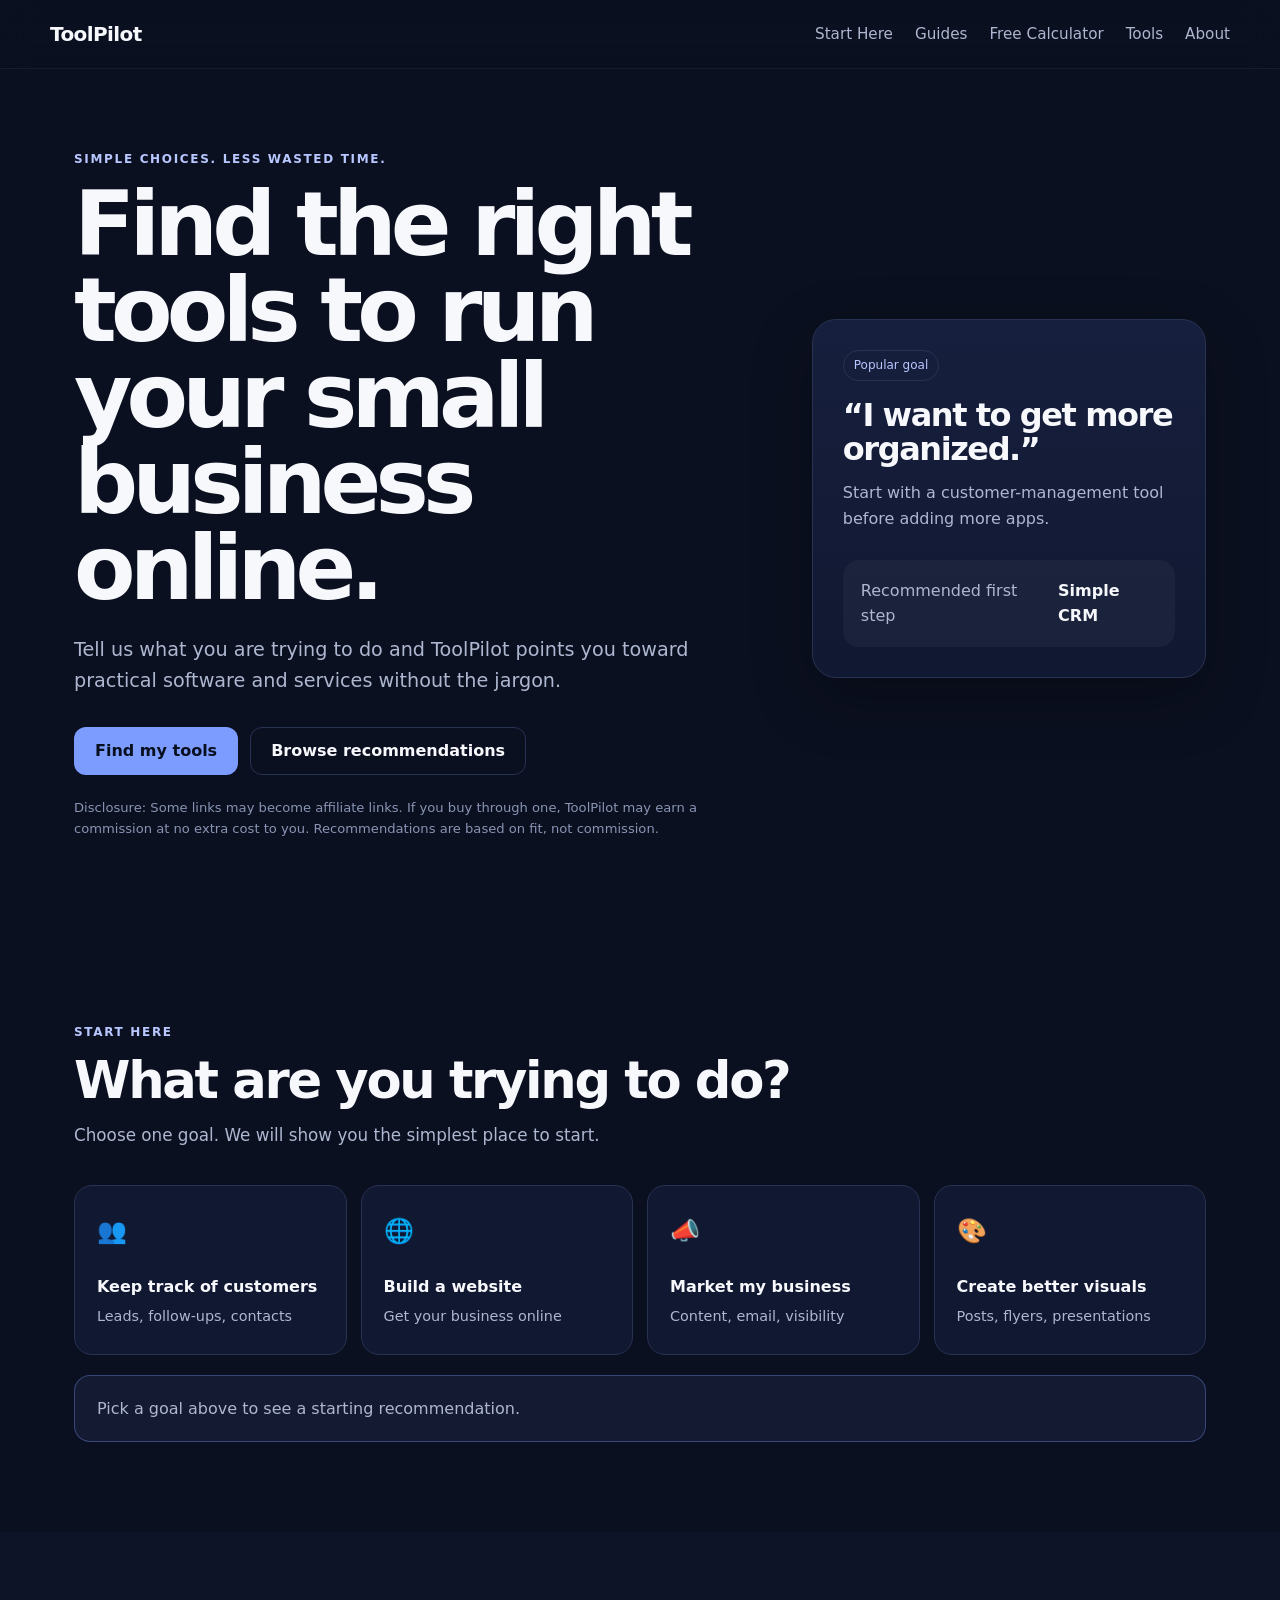
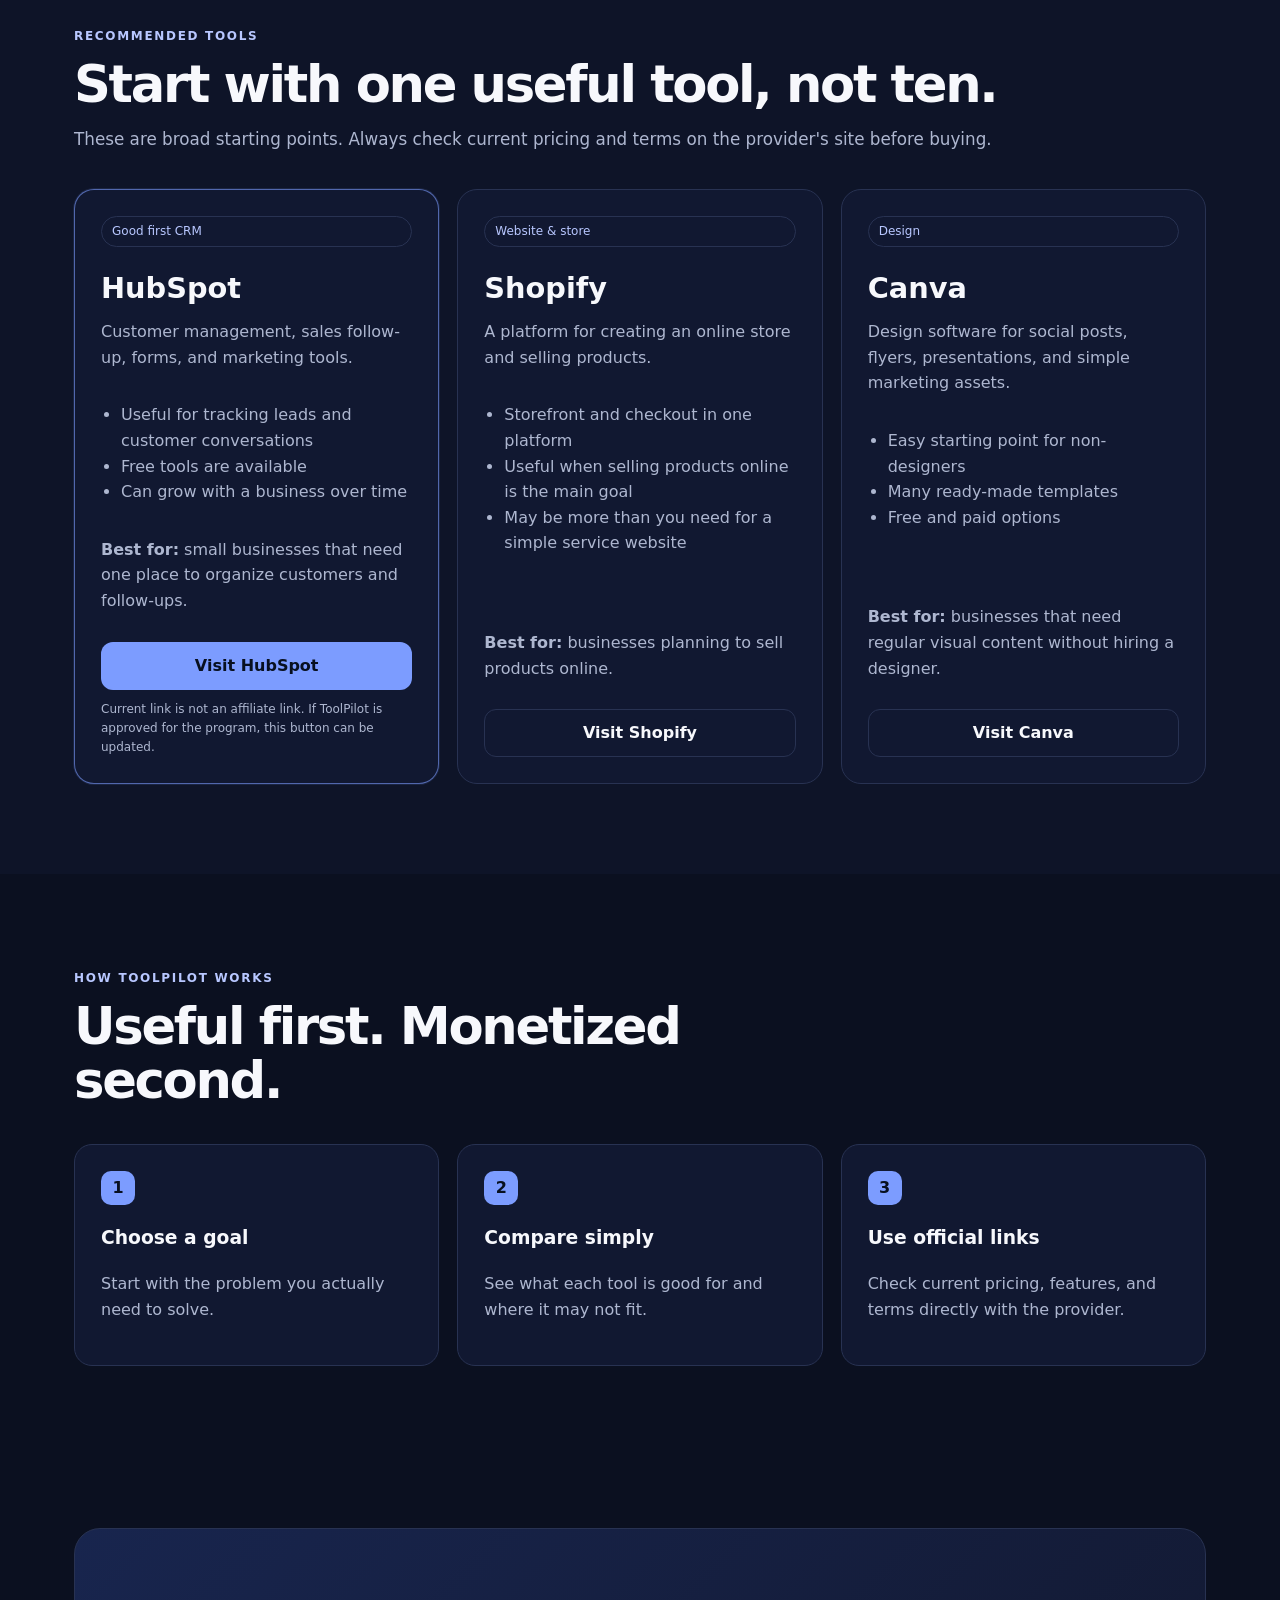
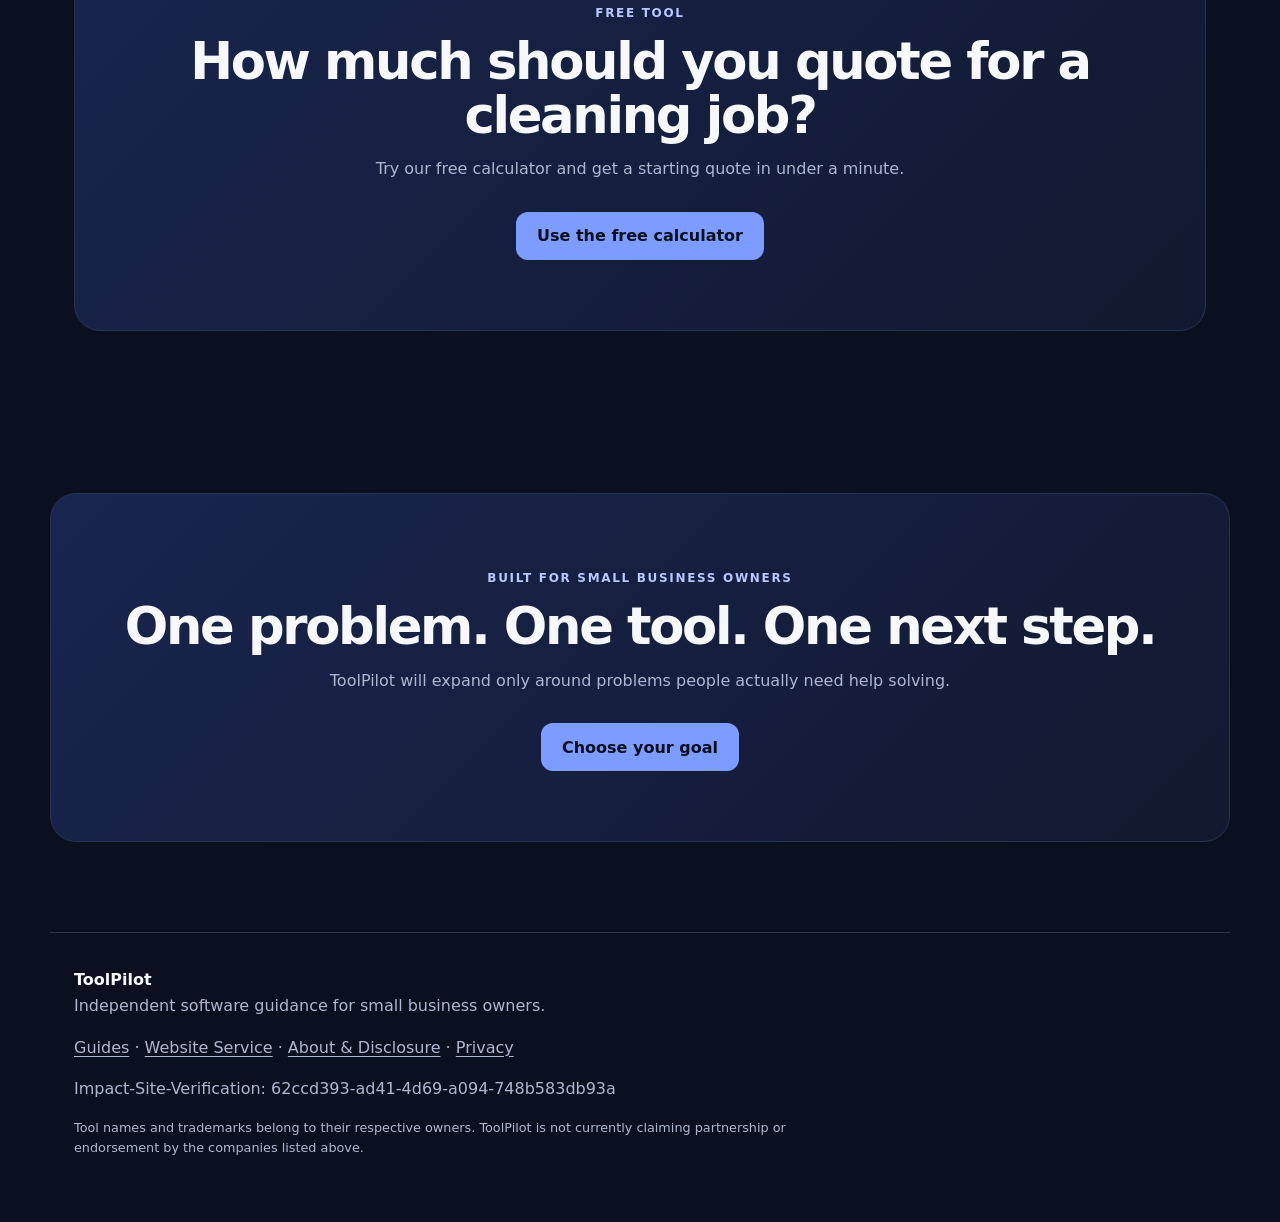
<file: index.html>
<!doctype html>
<html lang="en">
<head>
  <meta charset="utf-8" />
  <meta name="viewport" content="width=device-width, initial-scale=1" />
  <meta name="description" content="ToolPilot helps small business owners choose simple tools for websites, customers, marketing, and day-to-day work." />
  <title>ToolPilot — Simple Tools for Small Business</title>
  <link rel="stylesheet" href="styles.css" />
</head>
<body>
  <header class="site-header">
    <a class="brand" href="#top">ToolPilot</a>
    <nav>
      <a href="#start">Start Here</a>
      <a href="guides.html">Guides</a>
      <a href="cleaning-quote-calculator.html">Free Calculator</a>
      <a href="#tools">Tools</a>
      <a href="about.html">About</a>
    </nav>
  </header>

  <main id="top">
    <section class="hero">
      <div class="hero-copy">
        <span class="eyebrow">Simple choices. Less wasted time.</span>
        <h1>Find the right tools to run your small business online.</h1>
        <p class="lead">Tell us what you are trying to do and ToolPilot points you toward practical software and services without the jargon.</p>
        <div class="hero-actions">
          <a class="button primary" href="#start">Find my tools</a>
          <a class="button secondary" href="#tools">Browse recommendations</a>
        </div>
        <p class="disclosure">Disclosure: Some links may become affiliate links. If you buy through one, ToolPilot may earn a commission at no extra cost to you. Recommendations are based on fit, not commission.</p>
      </div>
      <div class="hero-card">
        <div class="mini-label">Popular goal</div>
        <h2>“I want to get more organized.”</h2>
        <p>Start with a customer-management tool before adding more apps.</p>
        <div class="mini-result">
          <span>Recommended first step</span>
          <strong>Simple CRM</strong>
        </div>
      </div>
    </section>

    <section id="start" class="section">
      <div class="section-heading">
        <span class="eyebrow">Start here</span>
        <h2>What are you trying to do?</h2>
        <p>Choose one goal. We will show you the simplest place to start.</p>
      </div>

      <div class="goal-grid">
        <button class="goal-card" data-goal="customers">
          <span class="icon">👥</span>
          <strong>Keep track of customers</strong>
          <span>Leads, follow-ups, contacts</span>
        </button>
        <button class="goal-card" data-goal="website">
          <span class="icon">🌐</span>
          <strong>Build a website</strong>
          <span>Get your business online</span>
        </button>
        <button class="goal-card" data-goal="marketing">
          <span class="icon">📣</span>
          <strong>Market my business</strong>
          <span>Content, email, visibility</span>
        </button>
        <button class="goal-card" data-goal="design">
          <span class="icon">🎨</span>
          <strong>Create better visuals</strong>
          <span>Posts, flyers, presentations</span>
        </button>
      </div>

      <div id="recommendation" class="recommendation" aria-live="polite">
        <p>Pick a goal above to see a starting recommendation.</p>
      </div>
    </section>

    <section id="tools" class="section muted-section">
      <div class="section-heading">
        <span class="eyebrow">Recommended tools</span>
        <h2>Start with one useful tool, not ten.</h2>
        <p>These are broad starting points. Always check current pricing and terms on the provider's site before buying.</p>
      </div>

      <div class="tool-grid">
        <article class="tool-card featured">
          <div class="tag">Good first CRM</div>
          <h3>HubSpot</h3>
          <p class="tool-subtitle">Customer management, sales follow-up, forms, and marketing tools.</p>
          <ul>
            <li>Useful for tracking leads and customer conversations</li>
            <li>Free tools are available</li>
            <li>Can grow with a business over time</li>
          </ul>
          <p class="best-for"><strong>Best for:</strong> small businesses that need one place to organize customers and follow-ups.</p>
          <a class="button primary full" href="https://www.hubspot.com/" target="_blank" rel="noopener noreferrer">Visit HubSpot</a>
          <small>Current link is not an affiliate link. If ToolPilot is approved for the program, this button can be updated.</small>
        </article>

        <article class="tool-card">
          <div class="tag">Website & store</div>
          <h3>Shopify</h3>
          <p class="tool-subtitle">A platform for creating an online store and selling products.</p>
          <ul>
            <li>Storefront and checkout in one platform</li>
            <li>Useful when selling products online is the main goal</li>
            <li>May be more than you need for a simple service website</li>
          </ul>
          <p class="best-for"><strong>Best for:</strong> businesses planning to sell products online.</p>
          <a class="button secondary full" href="https://www.shopify.com/" target="_blank" rel="noopener noreferrer">Visit Shopify</a>
        </article>

        <article class="tool-card">
          <div class="tag">Design</div>
          <h3>Canva</h3>
          <p class="tool-subtitle">Design software for social posts, flyers, presentations, and simple marketing assets.</p>
          <ul>
            <li>Easy starting point for non-designers</li>
            <li>Many ready-made templates</li>
            <li>Free and paid options</li>
          </ul>
          <p class="best-for"><strong>Best for:</strong> businesses that need regular visual content without hiring a designer.</p>
          <a class="button secondary full" href="https://www.canva.com/" target="_blank" rel="noopener noreferrer">Visit Canva</a>
        </article>
      </div>
    </section>

    <section id="how" class="section">
      <div class="section-heading">
        <span class="eyebrow">How ToolPilot works</span>
        <h2>Useful first. Monetized second.</h2>
      </div>
      <div class="steps">
        <div><span>1</span><h3>Choose a goal</h3><p>Start with the problem you actually need to solve.</p></div>
        <div><span>2</span><h3>Compare simply</h3><p>See what each tool is good for and where it may not fit.</p></div>
        <div><span>3</span><h3>Use official links</h3><p>Check current pricing, features, and terms directly with the provider.</p></div>
      </div>
    </section>

    <section class="section compact">
      <div class="cta">
        <span class="eyebrow">Free tool</span>
        <h2>How much should you quote for a cleaning job?</h2>
        <p>Try our free calculator and get a starting quote in under a minute.</p>
        <a class="button primary" href="cleaning-quote-calculator.html">Use the free calculator</a>
      </div>
    </section>

    <section class="cta">
      <span class="eyebrow">Built for small business owners</span>
      <h2>One problem. One tool. One next step.</h2>
      <p>ToolPilot will expand only around problems people actually need help solving.</p>
      <a class="button primary" href="#start">Choose your goal</a>
    </section>
  </main>

  <footer>
    <strong>ToolPilot</strong>
    <p>Independent software guidance for small business owners.</p>
    <p class="footer-links"><a href="guides.html">Guides</a> · <a href="services.html">Website Service</a> · <a href="about.html">About & Disclosure</a> · <a href="privacy.html">Privacy</a></p>
    <p class="verification-note">Impact-Site-Verification: 62ccd393-ad41-4d69-a094-748b583db93a</p>
    <p class="footer-note">Tool names and trademarks belong to their respective owners. ToolPilot is not currently claiming partnership or endorsement by the companies listed above.</p>
  </footer>

  <script src="app.js"></script>
</body>
</html>
</file>
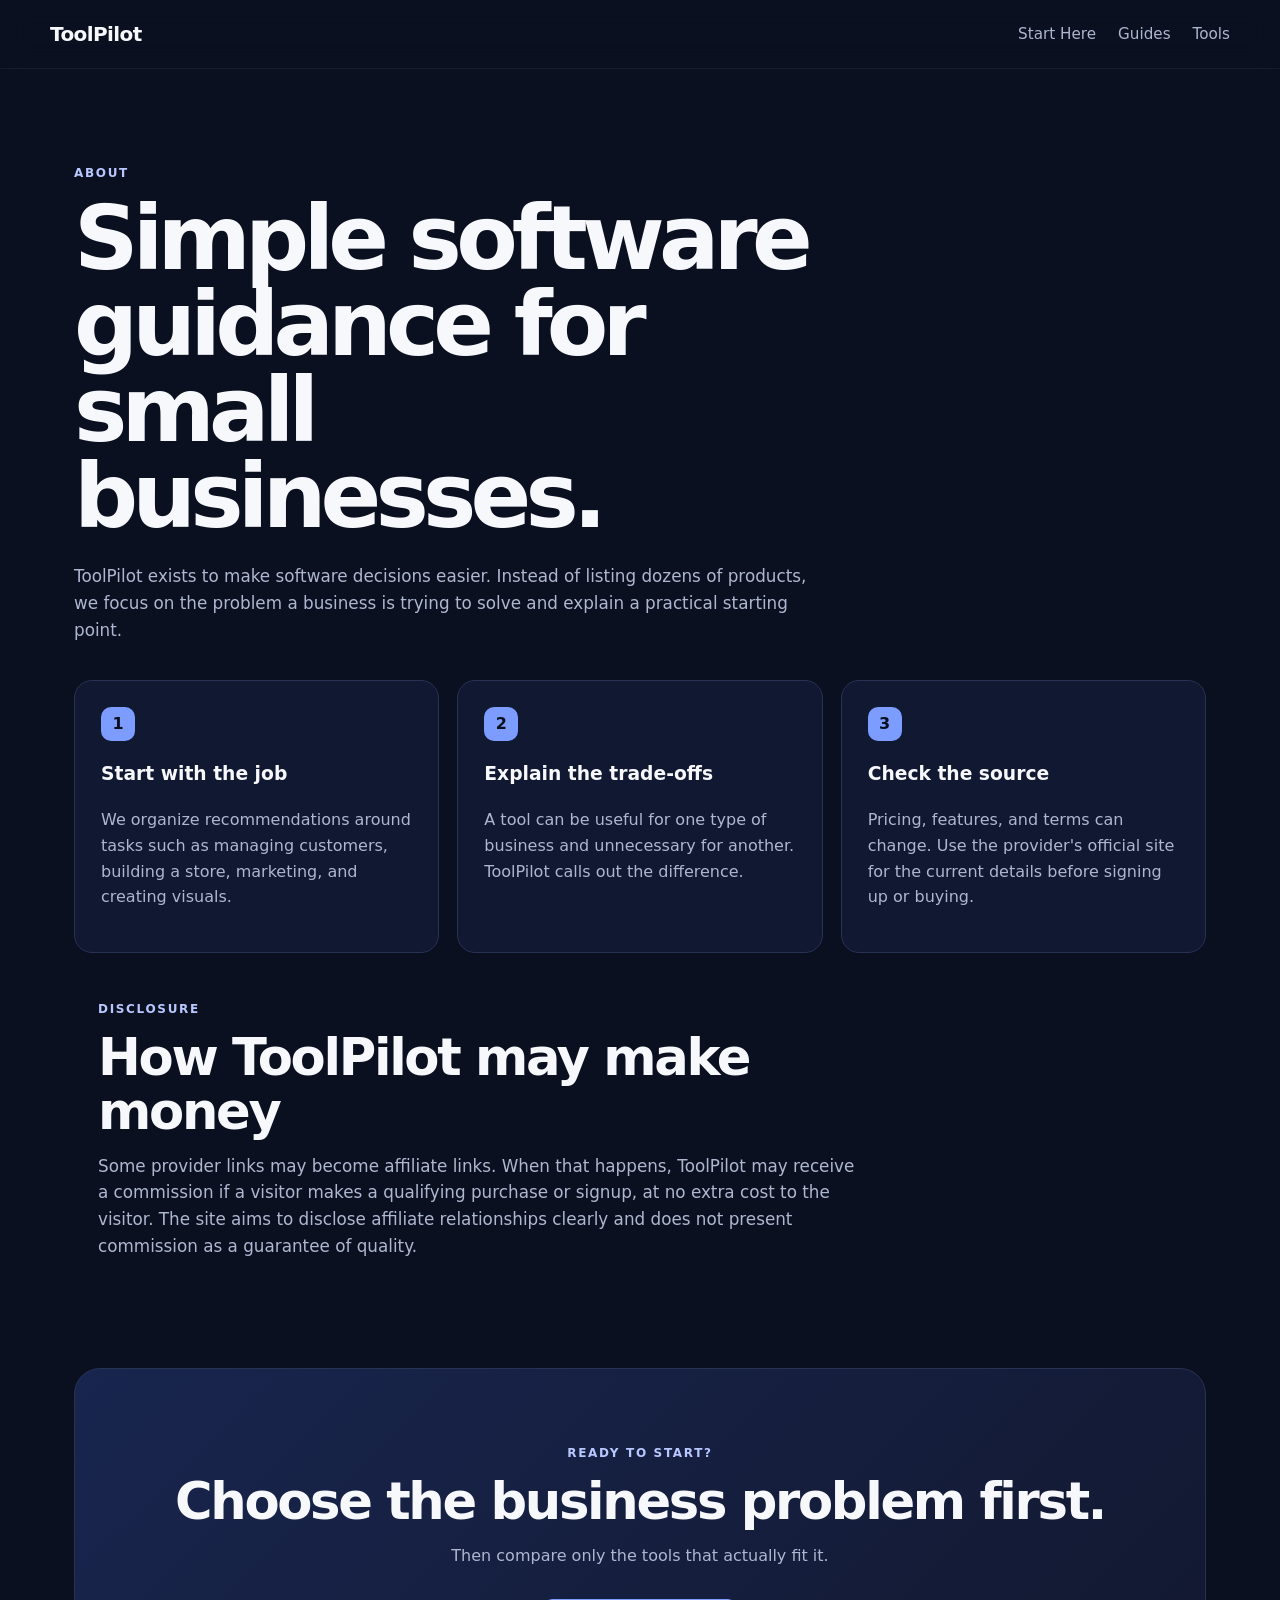
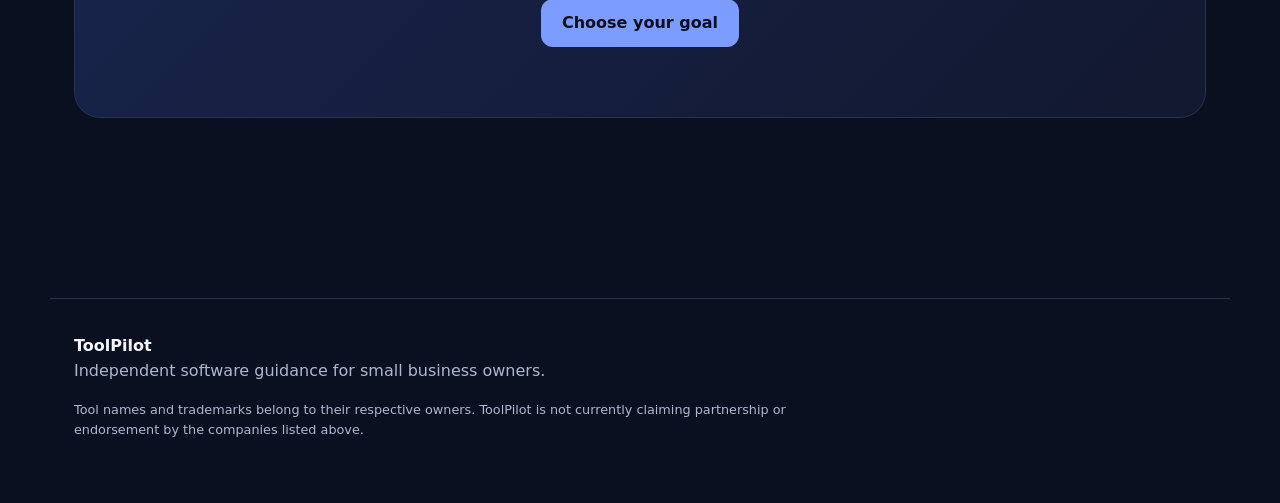
<file: about.html>
<!doctype html>
<html lang="en">
<head>
  <meta charset="utf-8" />
  <meta name="viewport" content="width=device-width, initial-scale=1" />
  <meta name="description" content="About ToolPilot, an independent guide to software for small businesses." />
  <title>About ToolPilot</title>
  <link rel="stylesheet" href="styles.css" />
</head>
<body>
  <header class="site-header">
    <a class="brand" href="index.html">ToolPilot</a>
    <nav>
      <a href="index.html#start">Start Here</a>
      <a href="guides.html">Guides</a>
      <a href="index.html#tools">Tools</a>
    </nav>
  </header>

  <main class="section page">
    <div class="section-heading">
      <span class="eyebrow">About</span>
      <h1>Simple software guidance for small businesses.</h1>
      <p>ToolPilot exists to make software decisions easier. Instead of listing dozens of products, we focus on the problem a business is trying to solve and explain a practical starting point.</p>
    </div>

    <div class="steps">
      <div><span>1</span><h3>Start with the job</h3><p>We organize recommendations around tasks such as managing customers, building a store, marketing, and creating visuals.</p></div>
      <div><span>2</span><h3>Explain the trade-offs</h3><p>A tool can be useful for one type of business and unnecessary for another. ToolPilot calls out the difference.</p></div>
      <div><span>3</span><h3>Check the source</h3><p>Pricing, features, and terms can change. Use the provider's official site for the current details before signing up or buying.</p></div>
    </div>

    <section class="section compact">
      <div class="section-heading">
        <span class="eyebrow">Disclosure</span>
        <h2>How ToolPilot may make money</h2>
        <p>Some provider links may become affiliate links. When that happens, ToolPilot may receive a commission if a visitor makes a qualifying purchase or signup, at no extra cost to the visitor. The site aims to disclose affiliate relationships clearly and does not present commission as a guarantee of quality.</p>
      </div>
    </section>

    <section class="cta">
      <span class="eyebrow">Ready to start?</span>
      <h2>Choose the business problem first.</h2>
      <p>Then compare only the tools that actually fit it.</p>
      <a class="button primary" href="index.html#start">Choose your goal</a>
    </section>
  </main>

  <footer>
    <strong>ToolPilot</strong>
    <p>Independent software guidance for small business owners.</p>
    <p class="footer-note">Tool names and trademarks belong to their respective owners. ToolPilot is not currently claiming partnership or endorsement by the companies listed above.</p>
  </footer>
</body>
</html>
</file>
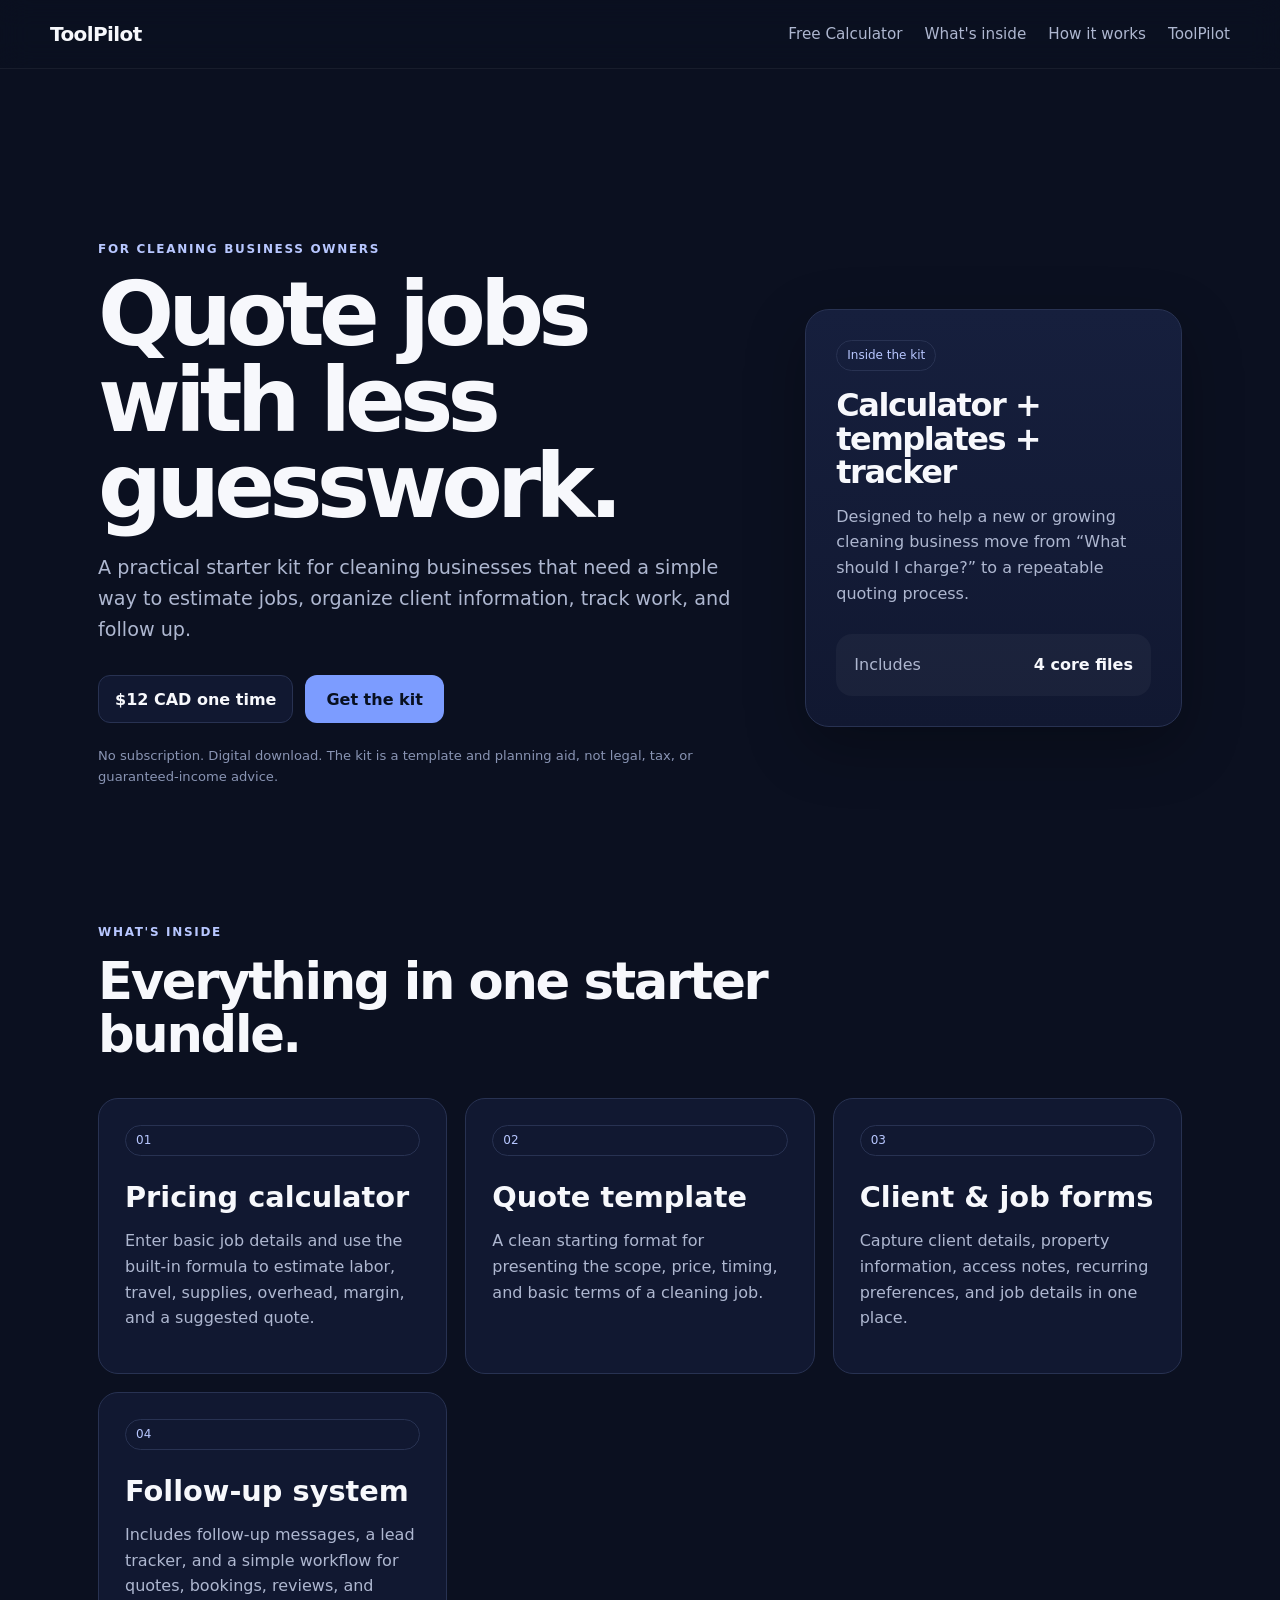
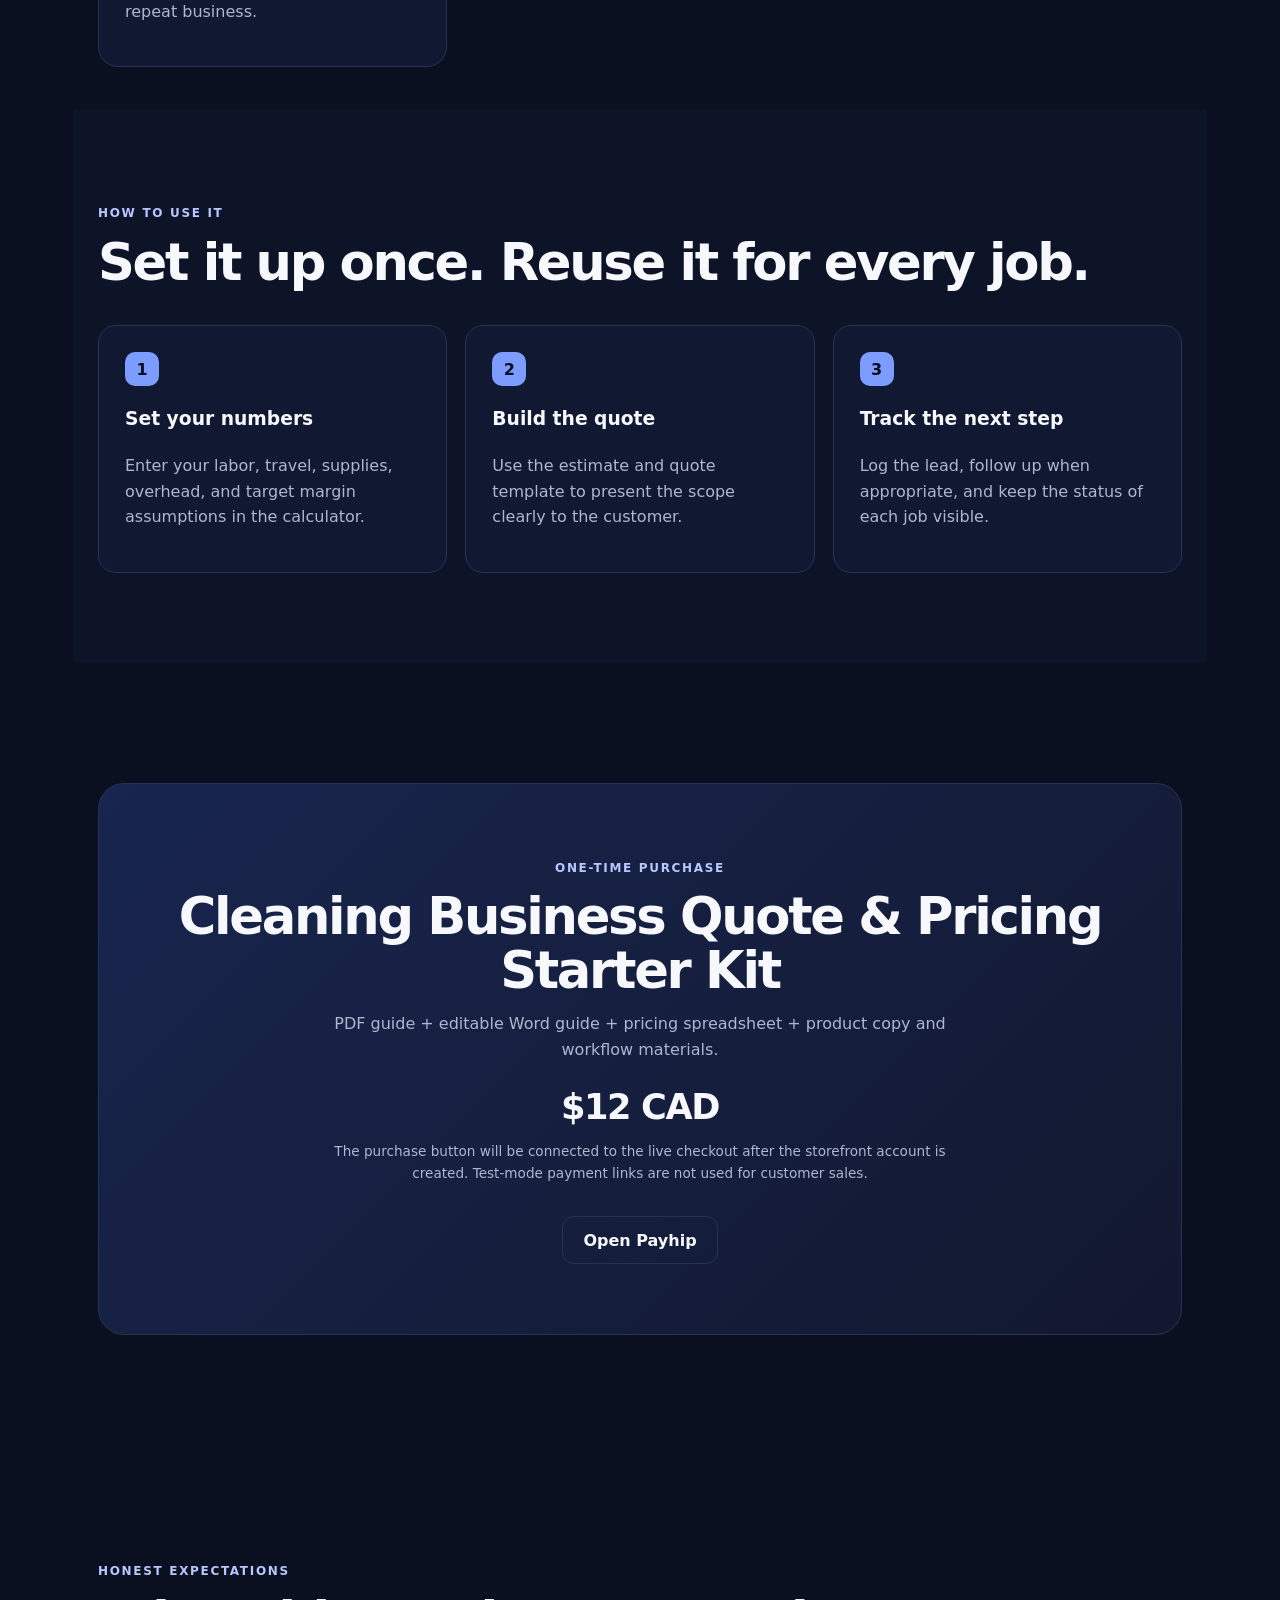
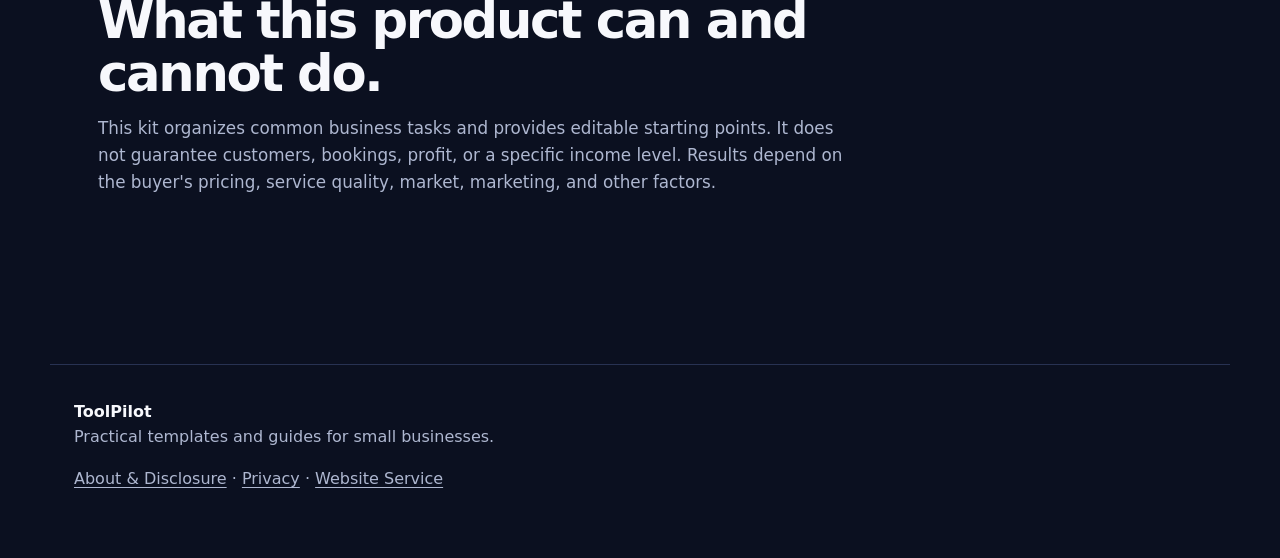
<file: cleaning-business-kit.html>
<!doctype html>
<html lang="en">
<head>
  <meta charset="utf-8" />
  <meta name="viewport" content="width=device-width, initial-scale=1" />
  <meta name="description" content="Cleaning Business Quote & Pricing Starter Kit — a practical calculator, quote template, client intake form, job checklist, and follow-up tools." />
  <title>Cleaning Business Quote & Pricing Starter Kit | ToolPilot</title>
  <link rel="stylesheet" href="styles.css" />
</head>
<body>
  <header class="site-header">
    <a class="brand" href="index.html">ToolPilot</a>
    <nav>
      <a href="cleaning-quote-calculator.html">Free Calculator</a>
      <a href="#whats-inside">What's inside</a>
      <a href="#how">How it works</a>
      <a href="index.html">ToolPilot</a>
    </nav>
  </header>

  <main class="section page">
    <section class="hero">
      <div class="hero-copy">
        <span class="eyebrow">For cleaning business owners</span>
        <h1>Quote jobs with less guesswork.</h1>
        <p class="lead">A practical starter kit for cleaning businesses that need a simple way to estimate jobs, organize client information, track work, and follow up.</p>
        <div class="hero-actions">
          <span class="price-badge">$12 CAD one time</span>
          <a class="button primary" href="#buy">Get the kit</a>
        </div>
        <p class="disclosure">No subscription. Digital download. The kit is a template and planning aid, not legal, tax, or guaranteed-income advice.</p>
      </div>

      <div class="hero-card">
        <div class="mini-label">Inside the kit</div>
        <h2>Calculator + templates + tracker</h2>
        <p>Designed to help a new or growing cleaning business move from “What should I charge?” to a repeatable quoting process.</p>
        <div class="mini-result"><span>Includes</span><strong>4 core files</strong></div>
      </div>
    </section>

    <section class="section compact" id="whats-inside">
      <div class="section-heading">
        <span class="eyebrow">What's inside</span>
        <h2>Everything in one starter bundle.</h2>
      </div>
      <div class="tool-grid">
        <article class="tool-card">
          <div class="tag">01</div>
          <h3>Pricing calculator</h3>
          <p class="tool-subtitle">Enter basic job details and use the built-in formula to estimate labor, travel, supplies, overhead, margin, and a suggested quote.</p>
        </article>
        <article class="tool-card">
          <div class="tag">02</div>
          <h3>Quote template</h3>
          <p class="tool-subtitle">A clean starting format for presenting the scope, price, timing, and basic terms of a cleaning job.</p>
        </article>
        <article class="tool-card">
          <div class="tag">03</div>
          <h3>Client & job forms</h3>
          <p class="tool-subtitle">Capture client details, property information, access notes, recurring preferences, and job details in one place.</p>
        </article>
        <article class="tool-card">
          <div class="tag">04</div>
          <h3>Follow-up system</h3>
          <p class="tool-subtitle">Includes follow-up messages, a lead tracker, and a simple workflow for quotes, bookings, reviews, and repeat business.</p>
        </article>
      </div>
    </section>

    <section class="section muted-section" id="how">
      <div class="section-heading">
        <span class="eyebrow">How to use it</span>
        <h2>Set it up once. Reuse it for every job.</h2>
      </div>
      <div class="steps">
        <div><span>1</span><h3>Set your numbers</h3><p>Enter your labor, travel, supplies, overhead, and target margin assumptions in the calculator.</p></div>
        <div><span>2</span><h3>Build the quote</h3><p>Use the estimate and quote template to present the scope clearly to the customer.</p></div>
        <div><span>3</span><h3>Track the next step</h3><p>Log the lead, follow up when appropriate, and keep the status of each job visible.</p></div>
      </div>
    </section>

    <section class="section" id="buy">
      <div class="cta">
        <span class="eyebrow">One-time purchase</span>
        <h2>Cleaning Business Quote & Pricing Starter Kit</h2>
        <p>PDF guide + editable Word guide + pricing spreadsheet + product copy and workflow materials.</p>
        <div class="price-line">$12 CAD</div>
        <p class="small-note">The purchase button will be connected to the live checkout after the storefront account is created. Test-mode payment links are not used for customer sales.</p>
        <a class="button secondary" href="https://payhip.com/" target="_blank" rel="noopener noreferrer">Open Payhip</a>
      </div>
    </section>

    <section class="section compact">
      <div class="section-heading">
        <span class="eyebrow">Honest expectations</span>
        <h2>What this product can and cannot do.</h2>
        <p>This kit organizes common business tasks and provides editable starting points. It does not guarantee customers, bookings, profit, or a specific income level. Results depend on the buyer's pricing, service quality, market, marketing, and other factors.</p>
      </div>
    </section>
  </main>

  <footer>
    <strong>ToolPilot</strong>
    <p>Practical templates and guides for small businesses.</p>
    <p class="footer-links"><a href="about.html">About & Disclosure</a> · <a href="privacy.html">Privacy</a> · <a href="services.html">Website Service</a></p>
  </footer>
</body>
</html>
</file>
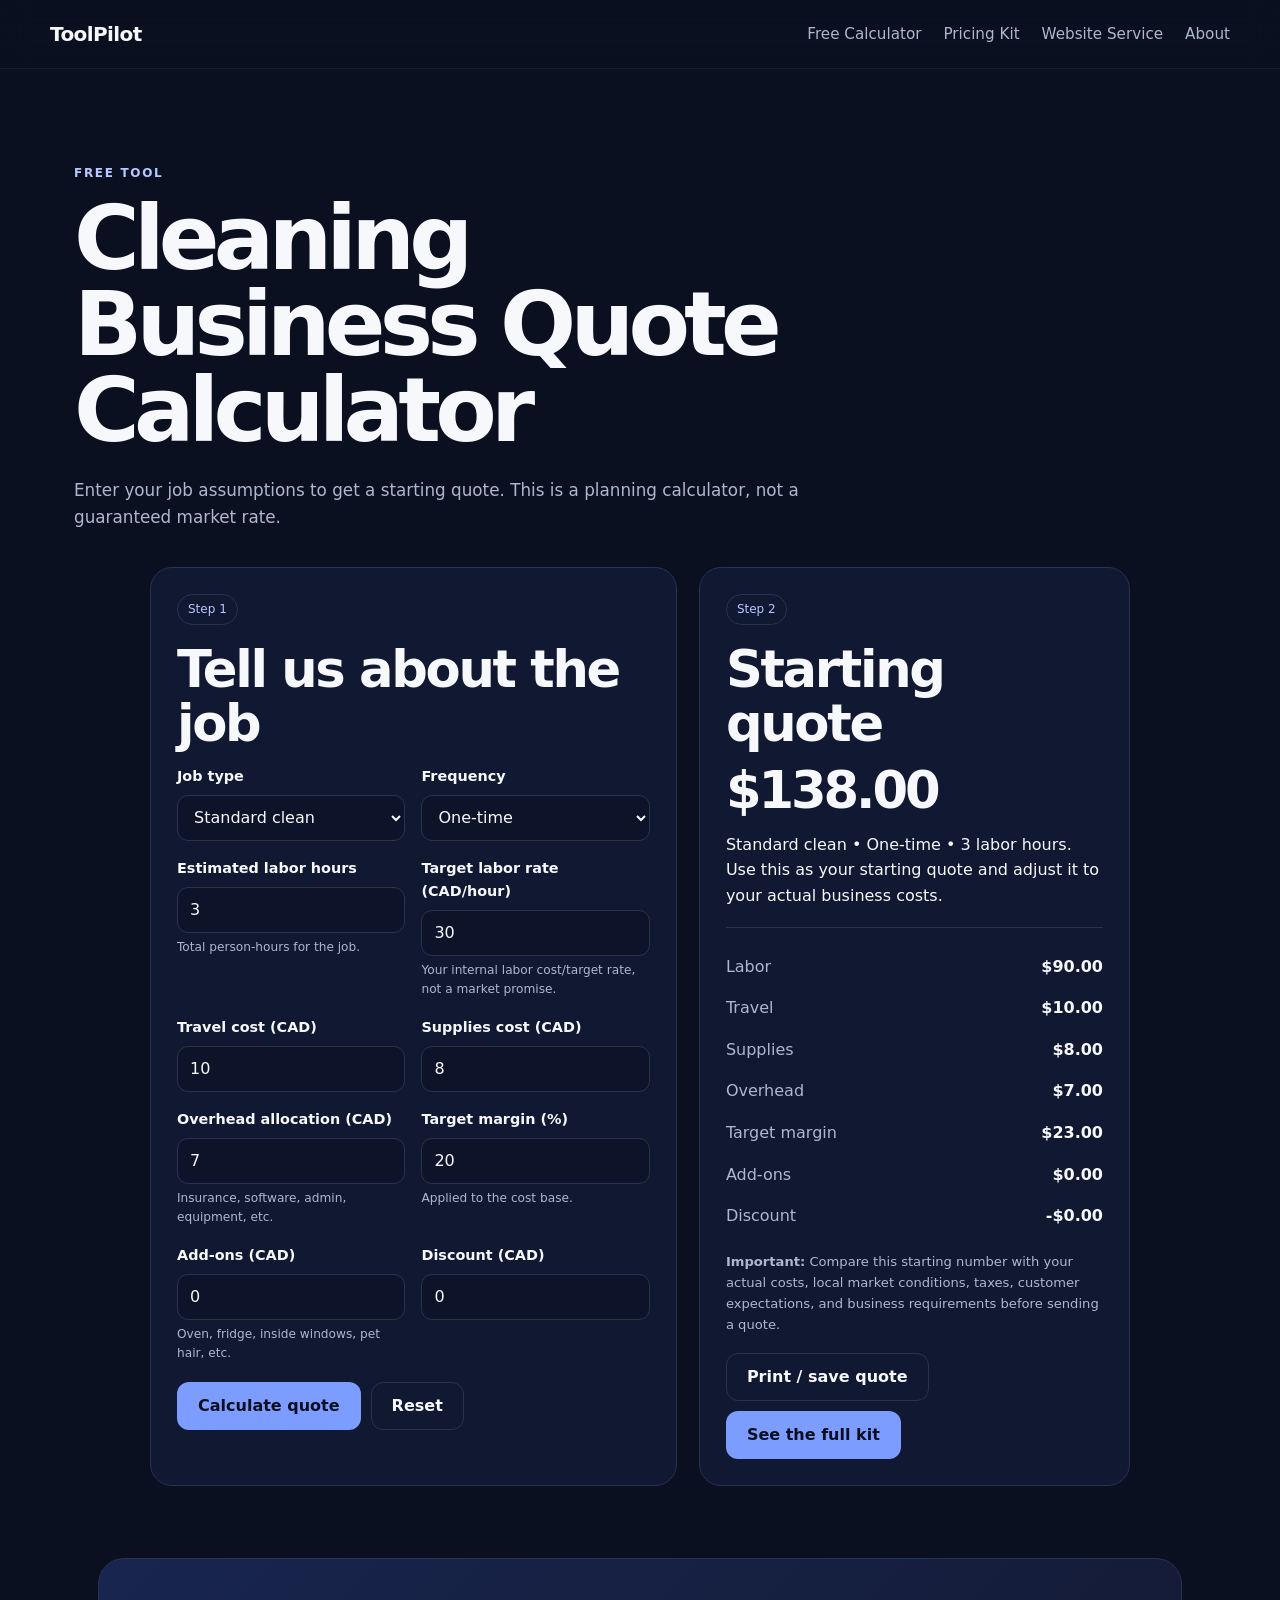
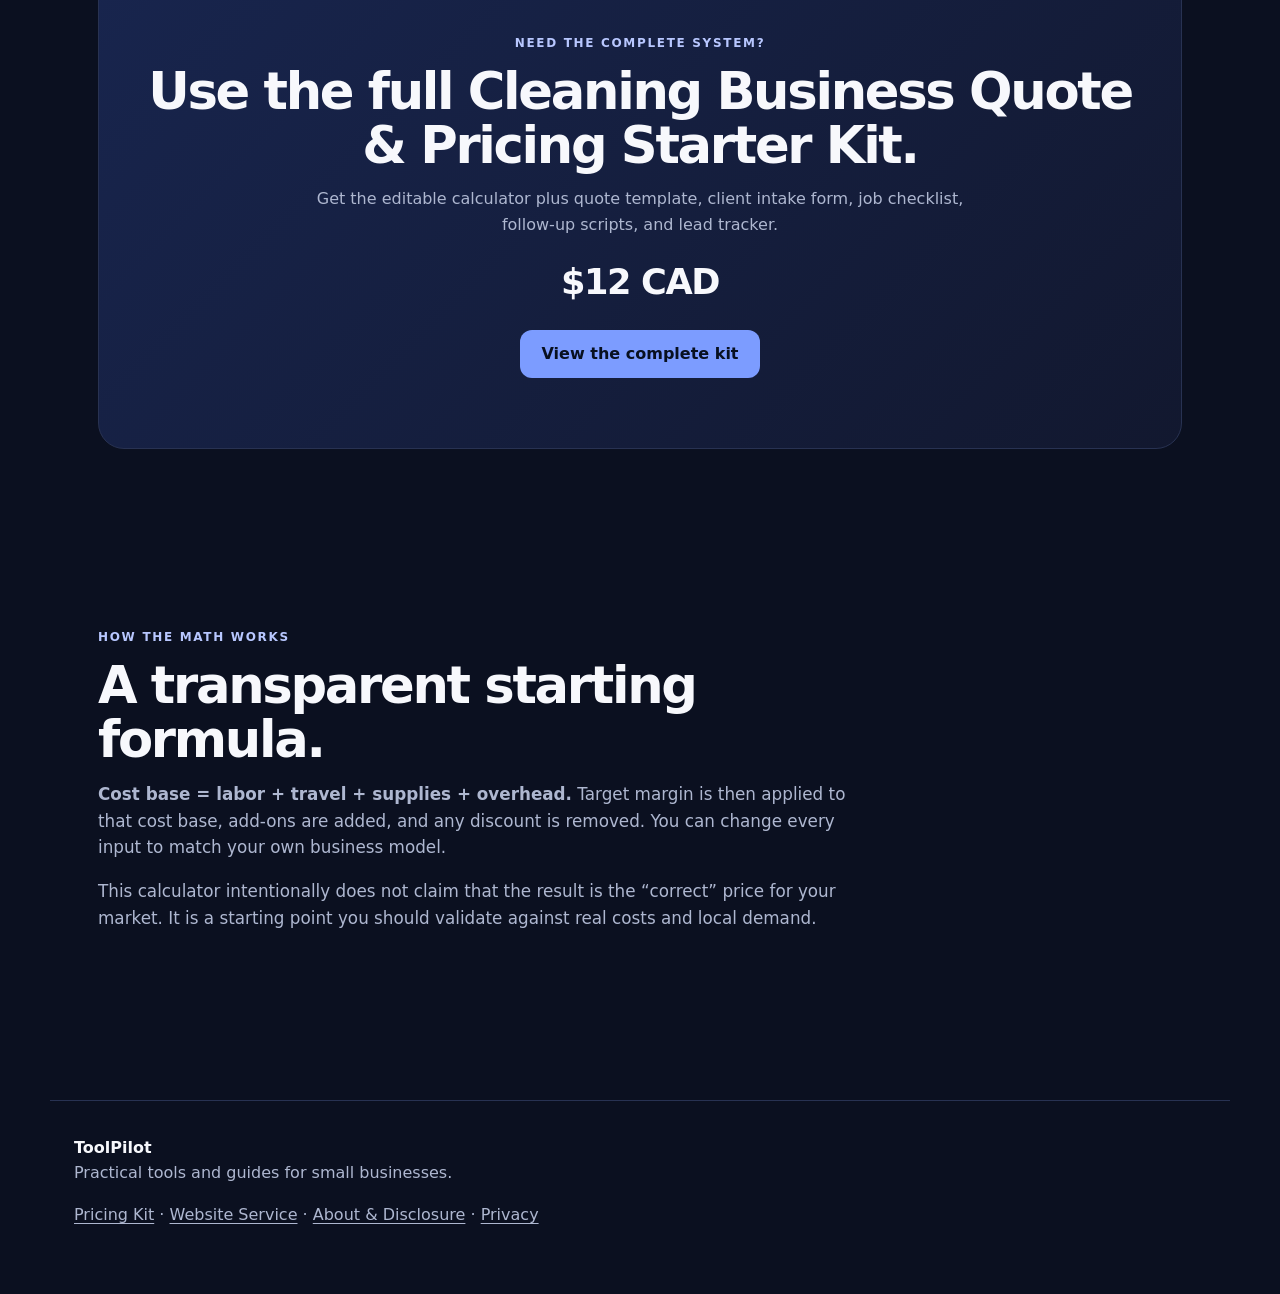
<file: cleaning-quote-calculator.html>
<!doctype html>
<html lang="en">
<head>
  <meta charset="utf-8" />
  <meta name="viewport" content="width=device-width, initial-scale=1" />
  <meta name="description" content="Free cleaning business quote calculator. Estimate labor, travel, supplies, overhead, and a target-profit quote in under a minute." />
  <title>Free Cleaning Quote Calculator | ToolPilot</title>
  <link rel="stylesheet" href="styles.css" />
  <style>
    .calc-wrap{max-width:980px;margin:0 auto}
    .calc-grid{display:grid;grid-template-columns:1.1fr .9fr;gap:22px}
    .calc-card{background:var(--panel);border:1px solid var(--line);border-radius:22px;padding:26px}
    .field-grid{display:grid;grid-template-columns:repeat(2,1fr);gap:16px}
    .field label{display:block;font-weight:800;font-size:.9rem;margin-bottom:7px}
    .field input,.field select{width:100%;min-height:46px;border-radius:11px;border:1px solid var(--line);background:#0d142a;color:var(--text);padding:0 12px;font:inherit}
    .field small{display:block;color:var(--muted);margin-top:5px;font-size:.76rem}
    .result{position:sticky;top:95px}
    .result-total{font-size:3.2rem;line-height:1;font-weight:900;letter-spacing:-.06em;margin:10px 0 16px}
    .breakdown{border-top:1px solid var(--line);margin-top:18px;padding-top:18px}
    .breakdown-row{display:flex;justify-content:space-between;gap:14px;padding:8px 0;color:var(--muted)}
    .breakdown-row strong{color:var(--text)}
    .calc-note{margin-top:14px;color:var(--muted);font-size:.82rem}
    .calc-actions{display:flex;gap:10px;flex-wrap:wrap;margin-top:18px}
    @media(max-width:900px){.calc-grid{grid-template-columns:1fr}.result{position:static}}
    @media(max-width:560px){.field-grid{grid-template-columns:1fr}.result-total{font-size:2.6rem}}
  </style>
</head>
<body>
  <header class="site-header">
    <a class="brand" href="index.html">ToolPilot</a>
    <nav>
      <a href="cleaning-quote-calculator.html">Free Calculator</a>
      <a href="cleaning-business-kit.html">Pricing Kit</a>
      <a href="services.html">Website Service</a>
      <a href="about.html">About</a>
    </nav>
  </header>

  <main class="section page">
    <section class="section-heading">
      <span class="eyebrow">Free tool</span>
      <h1>Cleaning Business Quote Calculator</h1>
      <p>Enter your job assumptions to get a starting quote. This is a planning calculator, not a guaranteed market rate.</p>
    </section>

    <div class="calc-wrap">
      <div class="calc-grid">
        <section class="calc-card">
          <div class="tag">Step 1</div>
          <h2>Tell us about the job</h2>
          <div class="field-grid">
            <div class="field">
              <label for="jobType">Job type</label>
              <select id="jobType">
                <option value="standard">Standard clean</option>
                <option value="deep">Deep clean</option>
                <option value="move">Move-in / move-out</option>
                <option value="airbnb">Short-term rental turnover</option>
              </select>
            </div>
            <div class="field">
              <label for="frequency">Frequency</label>
              <select id="frequency">
                <option value="one">One-time</option>
                <option value="weekly">Weekly</option>
                <option value="biweekly">Every 2 weeks</option>
                <option value="monthly">Monthly</option>
              </select>
            </div>
            <div class="field">
              <label for="hours">Estimated labor hours</label>
              <input id="hours" type="number" min="0.5" step="0.5" value="3" />
              <small>Total person-hours for the job.</small>
            </div>
            <div class="field">
              <label for="rate">Target labor rate (CAD/hour)</label>
              <input id="rate" type="number" min="1" step="0.50" value="30" />
              <small>Your internal labor cost/target rate, not a market promise.</small>
            </div>
            <div class="field">
              <label for="travel">Travel cost (CAD)</label>
              <input id="travel" type="number" min="0" step="1" value="10" />
            </div>
            <div class="field">
              <label for="supplies">Supplies cost (CAD)</label>
              <input id="supplies" type="number" min="0" step="1" value="8" />
            </div>
            <div class="field">
              <label for="overhead">Overhead allocation (CAD)</label>
              <input id="overhead" type="number" min="0" step="1" value="7" />
              <small>Insurance, software, admin, equipment, etc.</small>
            </div>
            <div class="field">
              <label for="margin">Target margin (%)</label>
              <input id="margin" type="number" min="0" max="80" step="1" value="20" />
              <small>Applied to the cost base.</small>
            </div>
            <div class="field">
              <label for="extra">Add-ons (CAD)</label>
              <input id="extra" type="number" min="0" step="1" value="0" />
              <small>Oven, fridge, inside windows, pet hair, etc.</small>
            </div>
            <div class="field">
              <label for="discount">Discount (CAD)</label>
              <input id="discount" type="number" min="0" step="1" value="0" />
            </div>
          </div>

          <div class="calc-actions">
            <button class="button primary" id="calculate" type="button">Calculate quote</button>
            <button class="button secondary" id="reset" type="button">Reset</button>
          </div>
        </section>

        <aside class="calc-card result" aria-live="polite">
          <div class="tag">Step 2</div>
          <h2>Starting quote</h2>
          <div class="result-total" id="total">$0.00</div>
          <p id="headline">Enter your job assumptions and calculate a starting quote.</p>

          <div class="breakdown">
            <div class="breakdown-row"><span>Labor</span><strong id="labor">$0.00</strong></div>
            <div class="breakdown-row"><span>Travel</span><strong id="travelOut">$0.00</strong></div>
            <div class="breakdown-row"><span>Supplies</span><strong id="suppliesOut">$0.00</strong></div>
            <div class="breakdown-row"><span>Overhead</span><strong id="overheadOut">$0.00</strong></div>
            <div class="breakdown-row"><span>Target margin</span><strong id="marginOut">$0.00</strong></div>
            <div class="breakdown-row"><span>Add-ons</span><strong id="extraOut">$0.00</strong></div>
            <div class="breakdown-row"><span>Discount</span><strong id="discountOut">-$0.00</strong></div>
          </div>

          <p class="calc-note"><strong>Important:</strong> Compare this starting number with your actual costs, local market conditions, taxes, customer expectations, and business requirements before sending a quote.</p>

          <div class="calc-actions">
            <button class="button secondary" id="print" type="button">Print / save quote</button>
            <a class="button primary" href="#complete-kit">See the full kit</a>
          </div>
        </aside>
      </div>
    </div>

    <section class="section compact" id="complete-kit">
      <div class="cta">
        <span class="eyebrow">Need the complete system?</span>
        <h2>Use the full Cleaning Business Quote & Pricing Starter Kit.</h2>
        <p>Get the editable calculator plus quote template, client intake form, job checklist, follow-up scripts, and lead tracker.</p>
        <div class="price-line">$12 CAD</div>
        <a class="button primary" href="cleaning-business-kit.html">View the complete kit</a>
      </div>
    </section>

    <section class="section compact">
      <div class="section-heading">
        <span class="eyebrow">How the math works</span>
        <h2>A transparent starting formula.</h2>
        <p><strong>Cost base = labor + travel + supplies + overhead.</strong> Target margin is then applied to that cost base, add-ons are added, and any discount is removed. You can change every input to match your own business model.</p>
        <p>This calculator intentionally does not claim that the result is the “correct” price for your market. It is a starting point you should validate against real costs and local demand.</p>
      </div>
    </section>
  </main>

  <footer>
    <strong>ToolPilot</strong>
    <p>Practical tools and guides for small businesses.</p>
    <p class="footer-links"><a href="cleaning-business-kit.html">Pricing Kit</a> · <a href="services.html">Website Service</a> · <a href="about.html">About & Disclosure</a> · <a href="privacy.html">Privacy</a></p>
  </footer>

  <script>
    const ids = ["jobType","frequency","hours","rate","travel","supplies","overhead","margin","extra","discount"];
    const money = n => new Intl.NumberFormat("en-CA",{style:"currency",currency:"CAD"}).format(n);

    function value(id){
      const n = Number(document.getElementById(id).value);
      return Number.isFinite(n) ? Math.max(0,n) : 0;
    }

    function calculate(){
      const hours = value("hours");
      const rate = value("rate");
      const travel = value("travel");
      const supplies = value("supplies");
      const overhead = value("overhead");
      const marginPct = Math.min(80,value("margin"));
      const extra = value("extra");
      const discount = value("discount");

      const labor = hours * rate;
      const base = labor + travel + supplies + overhead;
      const margin = base * (marginPct / 100);
      const total = Math.max(0, base + margin + extra - discount);

      document.getElementById("labor").textContent = money(labor);
      document.getElementById("travelOut").textContent = money(travel);
      document.getElementById("suppliesOut").textContent = money(supplies);
      document.getElementById("overheadOut").textContent = money(overhead);
      document.getElementById("marginOut").textContent = money(margin);
      document.getElementById("extraOut").textContent = money(extra);
      document.getElementById("discountOut").textContent = "-" + money(discount);
      document.getElementById("total").textContent = money(total);

      const type = document.getElementById("jobType").selectedOptions[0].text;
      const freq = document.getElementById("frequency").selectedOptions[0].text;
      document.getElementById("headline").textContent =
        type + " • " + freq + " • " + hours + " labor hour" + (hours === 1 ? "" : "s") + ". Use this as your starting quote and adjust it to your actual business costs.";
    }

    document.getElementById("calculate").addEventListener("click",calculate);
    document.getElementById("reset").addEventListener("click",()=>{
      document.getElementById("jobType").value="standard";
      document.getElementById("frequency").value="one";
      document.getElementById("hours").value="3";
      document.getElementById("rate").value="30";
      document.getElementById("travel").value="10";
      document.getElementById("supplies").value="8";
      document.getElementById("overhead").value="7";
      document.getElementById("margin").value="20";
      document.getElementById("extra").value="0";
      document.getElementById("discount").value="0";
      calculate();
    });
    document.getElementById("print").addEventListener("click",()=>window.print());
    ids.forEach(id=>document.getElementById(id).addEventListener("input",calculate));
    calculate();
  </script>
</body>
</html>
</file>
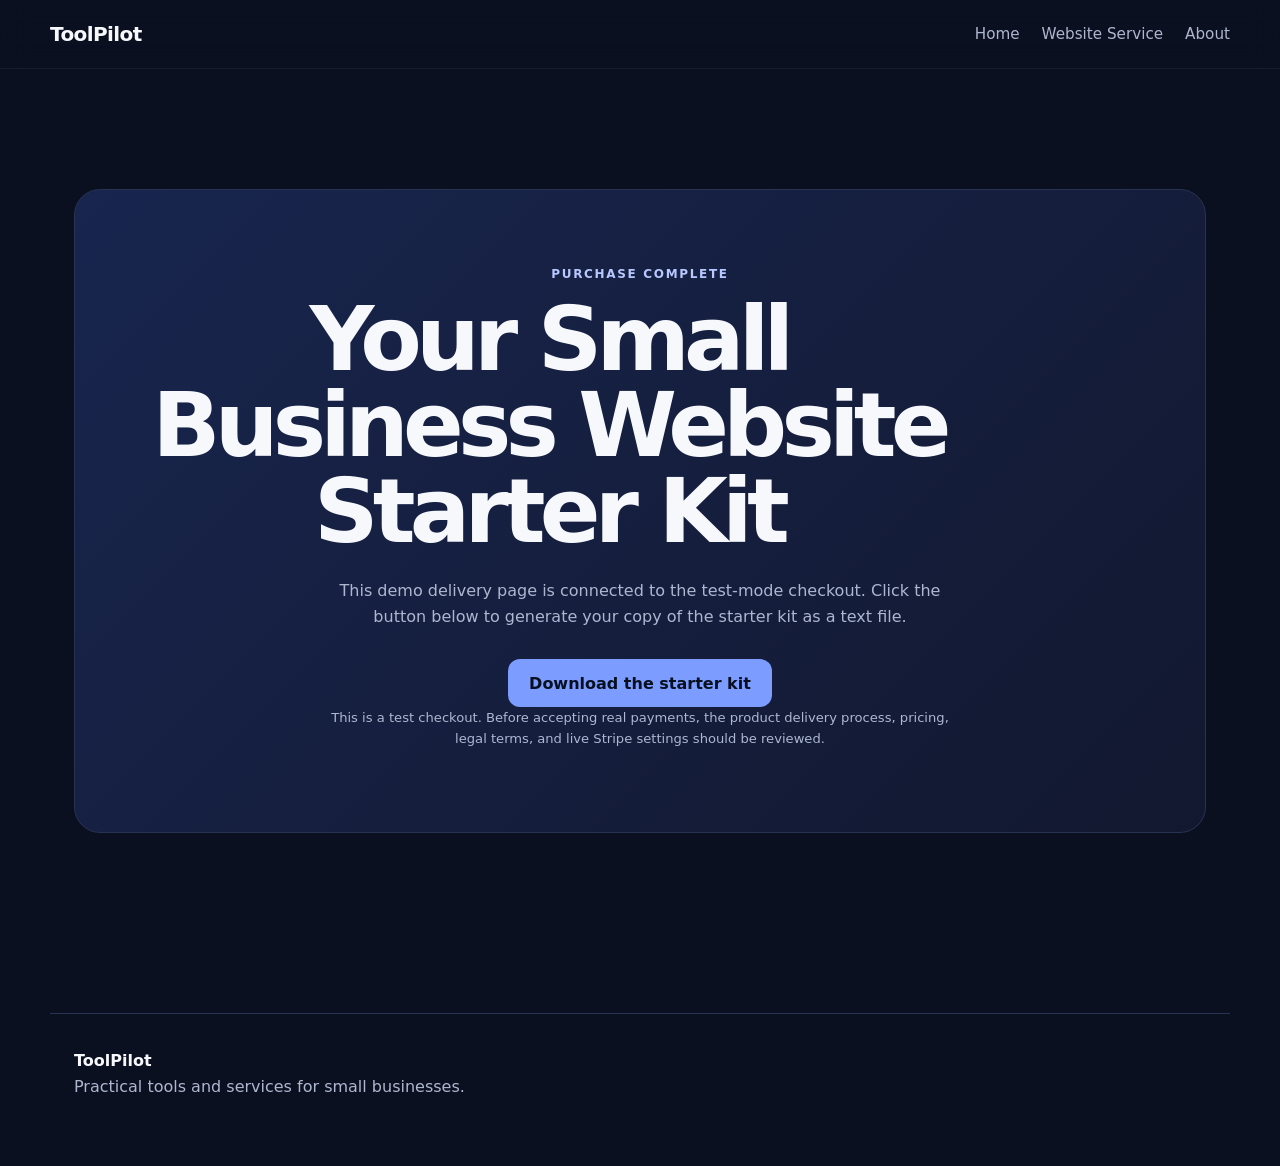
<file: delivery.html>
<!doctype html>
<html lang="en">
<head>
  <meta charset="utf-8" />
  <meta name="viewport" content="width=device-width, initial-scale=1" />
  <title>ToolPilot — Your Website Starter Kit</title>
  <link rel="stylesheet" href="styles.css" />
</head>
<body>
  <header class="site-header">
    <a class="brand" href="index.html">ToolPilot</a>
    <nav><a href="index.html">Home</a><a href="services.html">Website Service</a><a href="about.html">About</a></nav>
  </header>
  <main class="section page">
    <section class="cta">
      <span class="eyebrow">Purchase complete</span>
      <h1>Your Small Business Website Starter Kit</h1>
      <p>This demo delivery page is connected to the test-mode checkout. Click the button below to generate your copy of the starter kit as a text file.</p>
      <button class="button primary" id="download">Download the starter kit</button>
      <p class="disclosure">This is a test checkout. Before accepting real payments, the product delivery process, pricing, legal terms, and live Stripe settings should be reviewed.</p>
    </section>
  </main>
  <footer>
    <strong>ToolPilot</strong>
    <p>Practical tools and services for small businesses.</p>
  </footer>
  <script>
    const kit = `TOOLPILOT — SMALL BUSINESS WEBSITE STARTER KIT

1) BUSINESS BASICS
Business name:
Tagline:
City / service area:
Phone:
Email:
Website:
Primary call to action:

2) SERVICES
Service 1:
Service 2:
Service 3:
What makes the business different?

3) ABOUT
Write 3–5 sentences about the business, who it serves, experience, and what customers can expect.

4) HOME PAGE COPY PROMPTS
Headline: What is the clearest result you provide?
Subheadline: Who do you help and what do you do?
CTA: What should the visitor do next?

5) LAUNCH CHECKLIST
[ ] Business name and contact details checked
[ ] Services and prices checked
[ ] Phone and email links tested
[ ] Mobile layout checked
[ ] Images have permission to be used
[ ] Privacy / legal requirements reviewed
[ ] Domain and hosting settings reviewed
[ ] Final customer approval received

6) HANDOFF CHECKLIST
[ ] Final files delivered
[ ] Customer knows where the site is hosted
[ ] Customer knows how to request changes
[ ] Any third-party subscriptions are documented
[ ] Credentials are transferred securely

This kit is an informational template, not legal, tax, or business advice.
`;

    document.getElementById("download").addEventListener("click", () => {
      const blob = new Blob([kit], {type:"text/plain;charset=utf-8"});
      const url = URL.createObjectURL(blob);
      const a = document.createElement("a");
      a.href = url;
      a.download = "ToolPilot-Small-Business-Website-Starter-Kit.txt";
      a.click();
      URL.revokeObjectURL(url);
    });
  </script>
</body>
</html>
</file>
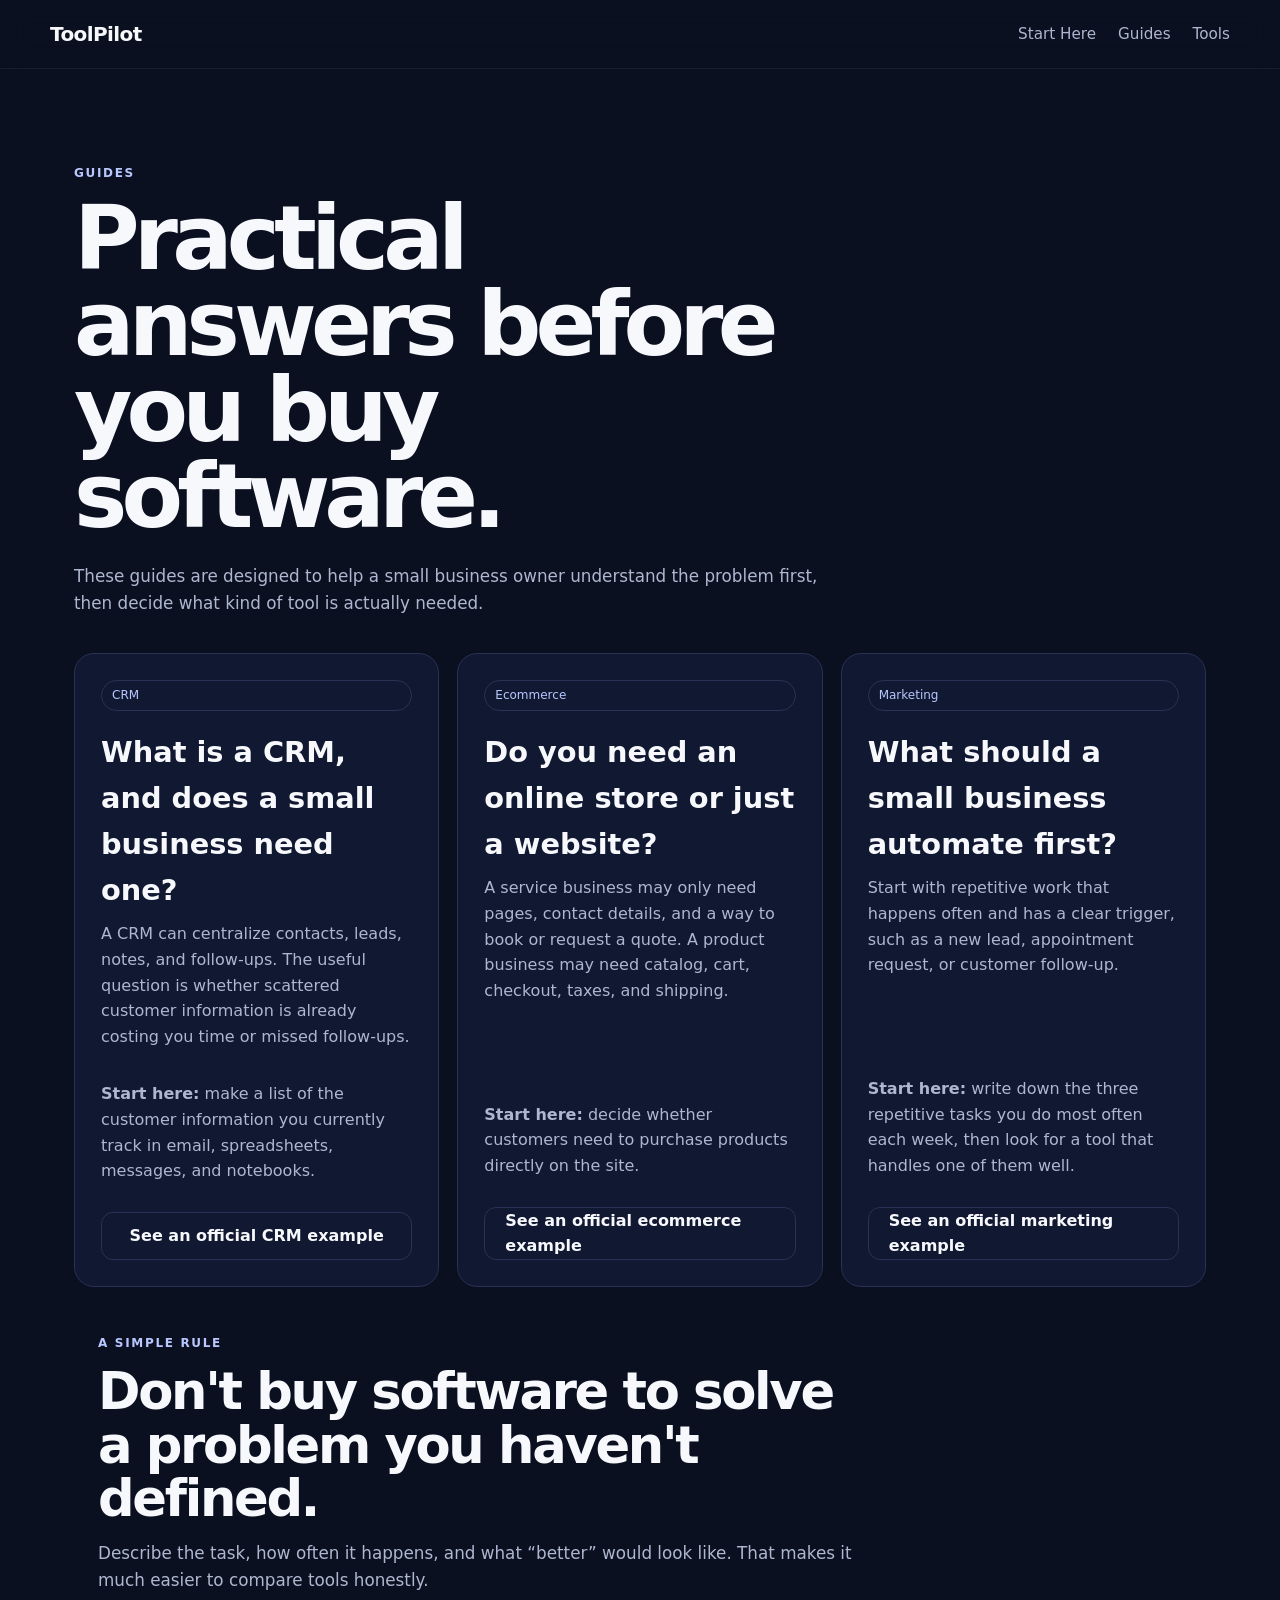
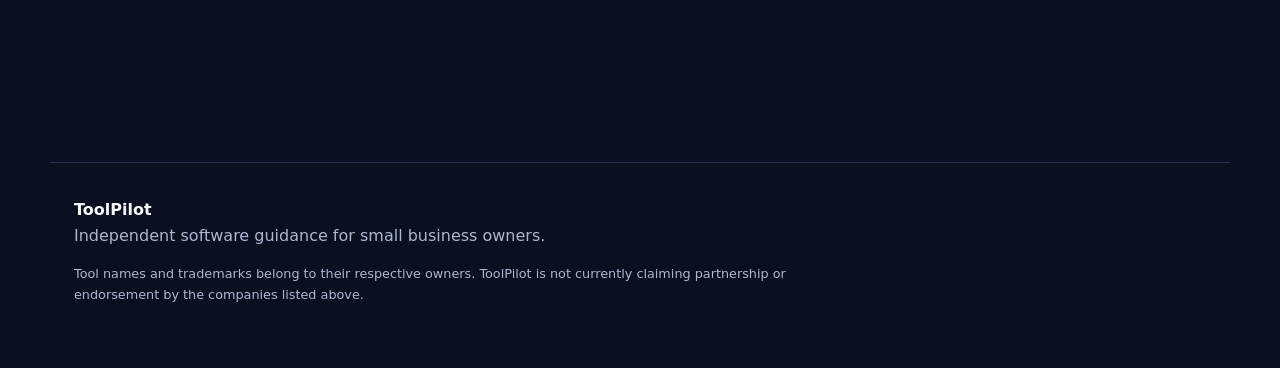
<file: guides.html>
<!doctype html>
<html lang="en">
<head>
  <meta charset="utf-8" />
  <meta name="viewport" content="width=device-width, initial-scale=1" />
  <meta name="description" content="Practical software guides for small business owners, including CRM, ecommerce, and marketing basics." />
  <title>ToolPilot Guides — Small Business Software</title>
  <link rel="stylesheet" href="styles.css" />
</head>
<body>
  <header class="site-header">
    <a class="brand" href="index.html">ToolPilot</a>
    <nav>
      <a href="index.html#start">Start Here</a>
      <a href="guides.html">Guides</a>
      <a href="index.html#tools">Tools</a>
    </nav>
  </header>

  <main class="section page">
    <div class="section-heading">
      <span class="eyebrow">Guides</span>
      <h1>Practical answers before you buy software.</h1>
      <p>These guides are designed to help a small business owner understand the problem first, then decide what kind of tool is actually needed.</p>
    </div>

    <div class="tool-grid">
      <article class="tool-card">
        <div class="tag">CRM</div>
        <h3>What is a CRM, and does a small business need one?</h3>
        <p class="tool-subtitle">A CRM can centralize contacts, leads, notes, and follow-ups. The useful question is whether scattered customer information is already costing you time or missed follow-ups.</p>
        <p class="best-for"><strong>Start here:</strong> make a list of the customer information you currently track in email, spreadsheets, messages, and notebooks.</p>
        <a class="button secondary full" href="https://www.hubspot.com/products/crm" target="_blank" rel="noopener noreferrer">See an official CRM example</a>
      </article>

      <article class="tool-card">
        <div class="tag">Ecommerce</div>
        <h3>Do you need an online store or just a website?</h3>
        <p class="tool-subtitle">A service business may only need pages, contact details, and a way to book or request a quote. A product business may need catalog, cart, checkout, taxes, and shipping.</p>
        <p class="best-for"><strong>Start here:</strong> decide whether customers need to purchase products directly on the site.</p>
        <a class="button secondary full" href="https://www.shopify.com/" target="_blank" rel="noopener noreferrer">See an official ecommerce example</a>
      </article>

      <article class="tool-card">
        <div class="tag">Marketing</div>
        <h3>What should a small business automate first?</h3>
        <p class="tool-subtitle">Start with repetitive work that happens often and has a clear trigger, such as a new lead, appointment request, or customer follow-up.</p>
        <p class="best-for"><strong>Start here:</strong> write down the three repetitive tasks you do most often each week, then look for a tool that handles one of them well.</p>
        <a class="button secondary full" href="https://www.hubspot.com/products/marketing" target="_blank" rel="noopener noreferrer">See an official marketing example</a>
      </article>
    </div>

    <section class="section compact">
      <div class="section-heading">
        <span class="eyebrow">A simple rule</span>
        <h2>Don't buy software to solve a problem you haven't defined.</h2>
        <p>Describe the task, how often it happens, and what “better” would look like. That makes it much easier to compare tools honestly.</p>
      </div>
    </section>
  </main>

  <footer>
    <strong>ToolPilot</strong>
    <p>Independent software guidance for small business owners.</p>
    <p class="footer-note">Tool names and trademarks belong to their respective owners. ToolPilot is not currently claiming partnership or endorsement by the companies listed above.</p>
  </footer>
</body>
</html>
</file>
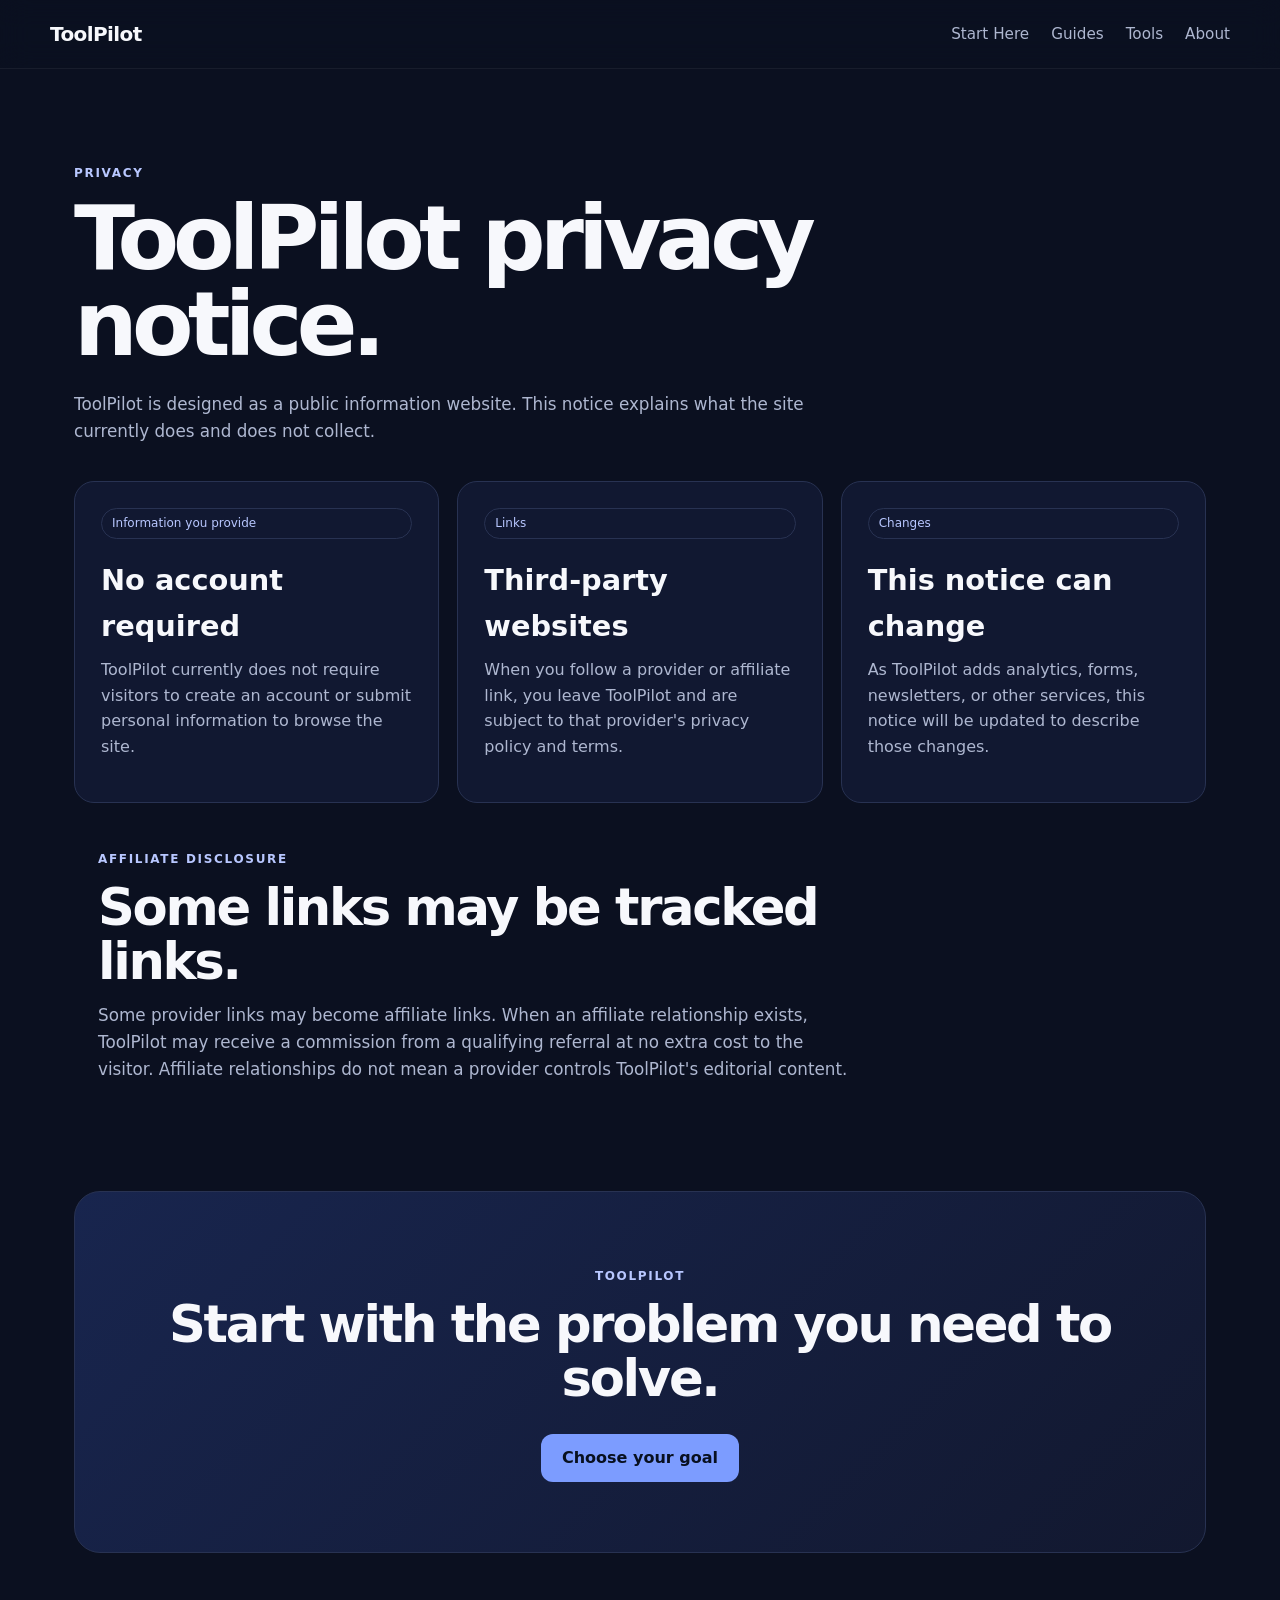
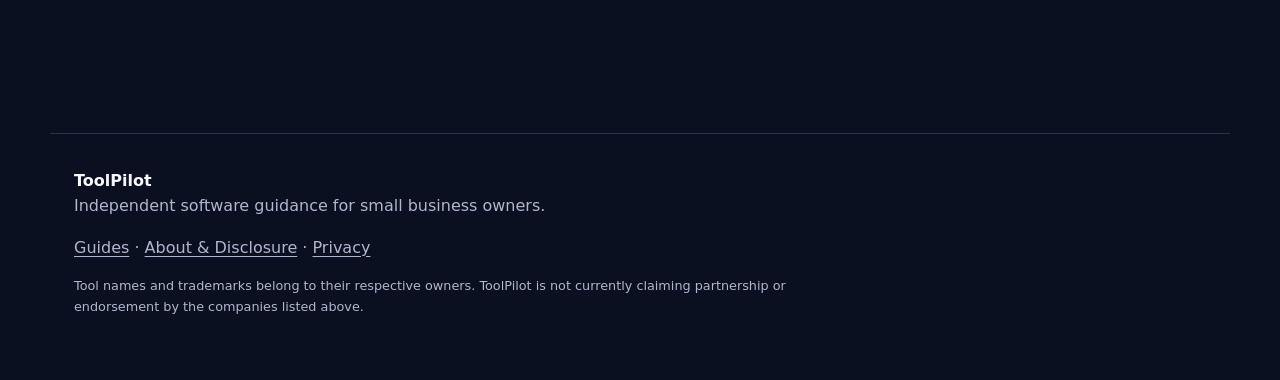
<file: privacy.html>
<!doctype html>
<html lang="en">
<head>
  <meta charset="utf-8" />
  <meta name="viewport" content="width=device-width, initial-scale=1" />
  <meta name="description" content="ToolPilot privacy notice." />
  <title>ToolPilot — Privacy</title>
  <link rel="stylesheet" href="styles.css" />
</head>
<body>
  <header class="site-header">
    <a class="brand" href="index.html">ToolPilot</a>
    <nav>
      <a href="index.html#start">Start Here</a>
      <a href="guides.html">Guides</a>
      <a href="index.html#tools">Tools</a>
      <a href="about.html">About</a>
    </nav>
  </header>

  <main class="section page">
    <div class="section-heading">
      <span class="eyebrow">Privacy</span>
      <h1>ToolPilot privacy notice.</h1>
      <p>ToolPilot is designed as a public information website. This notice explains what the site currently does and does not collect.</p>
    </div>

    <div class="tool-grid">
      <article class="tool-card">
        <div class="tag">Information you provide</div>
        <h3>No account required</h3>
        <p class="tool-subtitle">ToolPilot currently does not require visitors to create an account or submit personal information to browse the site.</p>
      </article>
      <article class="tool-card">
        <div class="tag">Links</div>
        <h3>Third-party websites</h3>
        <p class="tool-subtitle">When you follow a provider or affiliate link, you leave ToolPilot and are subject to that provider's privacy policy and terms.</p>
      </article>
      <article class="tool-card">
        <div class="tag">Changes</div>
        <h3>This notice can change</h3>
        <p class="tool-subtitle">As ToolPilot adds analytics, forms, newsletters, or other services, this notice will be updated to describe those changes.</p>
      </article>
    </div>

    <section class="section compact">
      <div class="section-heading">
        <span class="eyebrow">Affiliate disclosure</span>
        <h2>Some links may be tracked links.</h2>
        <p>Some provider links may become affiliate links. When an affiliate relationship exists, ToolPilot may receive a commission from a qualifying referral at no extra cost to the visitor. Affiliate relationships do not mean a provider controls ToolPilot's editorial content.</p>
      </div>
    </section>

    <section class="cta">
      <span class="eyebrow">ToolPilot</span>
      <h2>Start with the problem you need to solve.</h2>
      <a class="button primary" href="index.html#start">Choose your goal</a>
    </section>
  </main>

  <footer>
    <strong>ToolPilot</strong>
    <p>Independent software guidance for small business owners.</p>
    <p class="footer-links"><a href="guides.html">Guides</a> · <a href="about.html">About & Disclosure</a> · <a href="privacy.html">Privacy</a></p>
    <p class="footer-note">Tool names and trademarks belong to their respective owners. ToolPilot is not currently claiming partnership or endorsement by the companies listed above.</p>
  </footer>
</body>
</html>
</file>
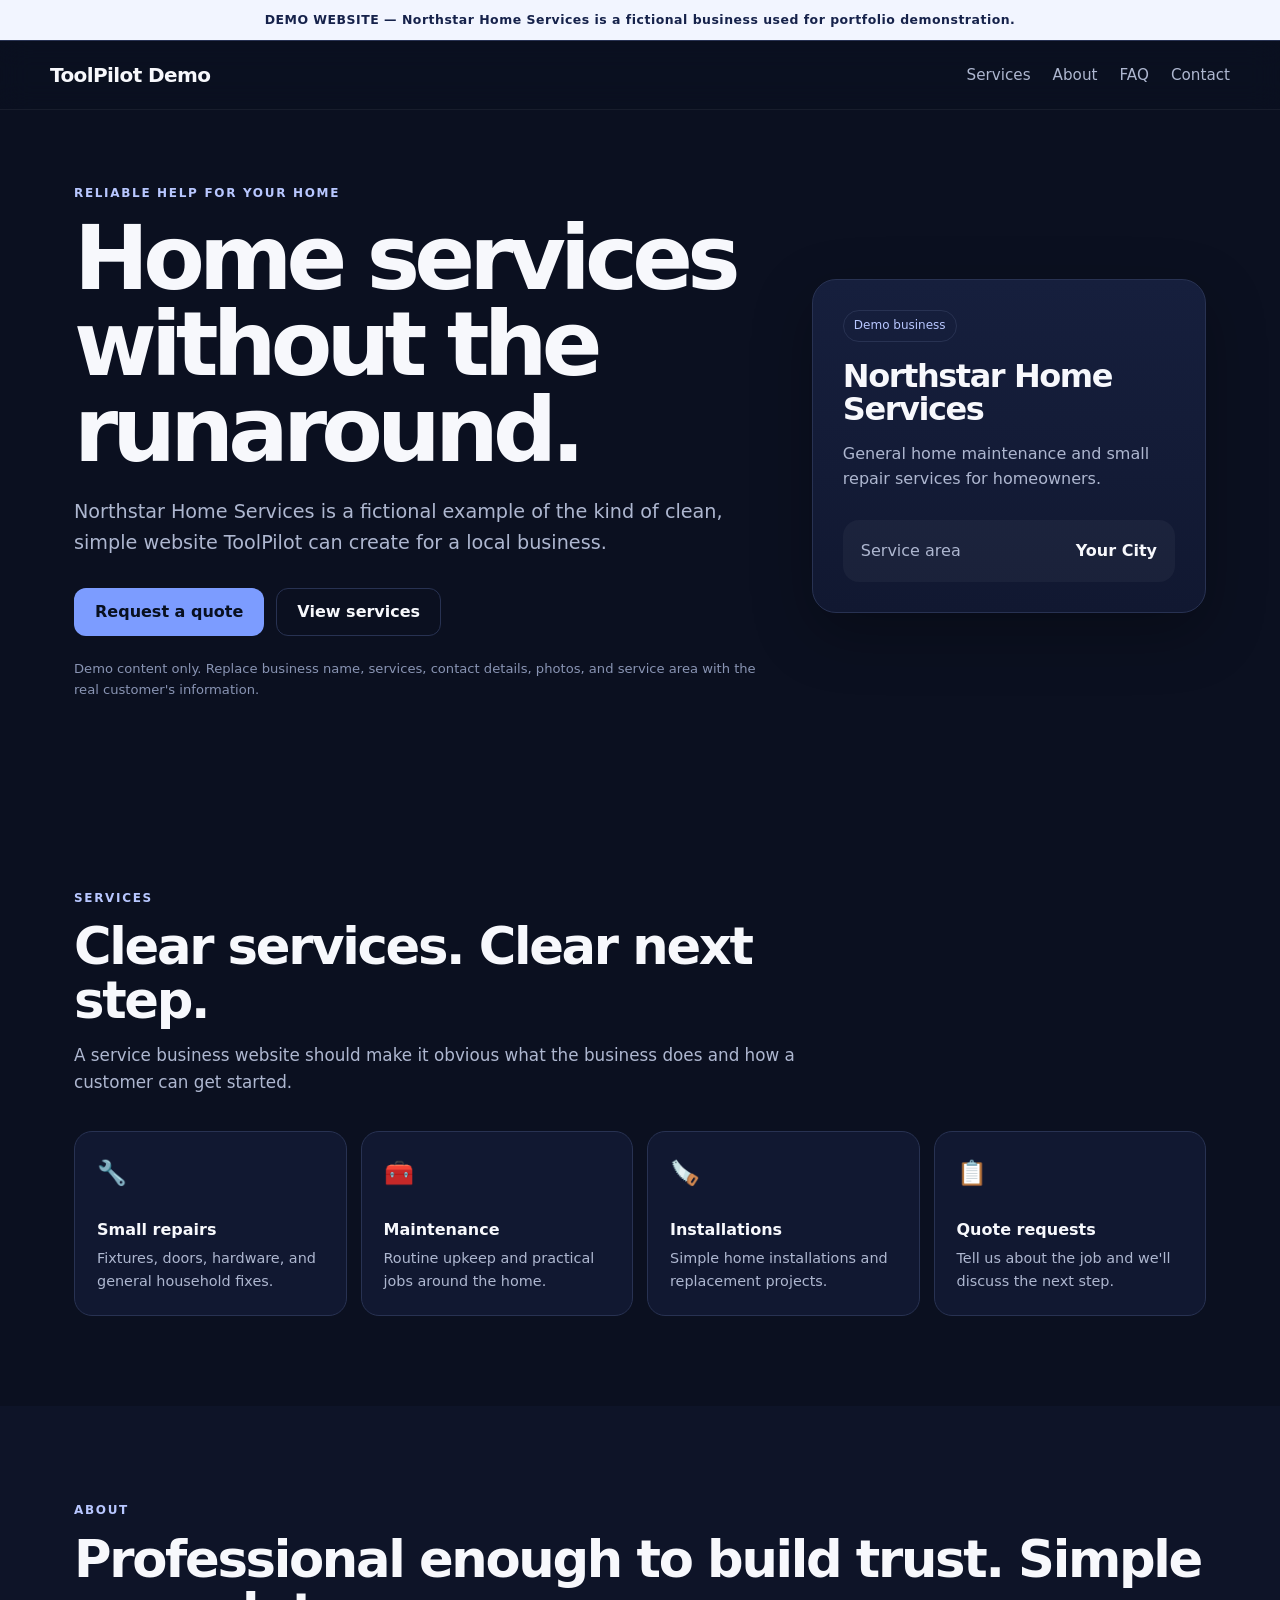
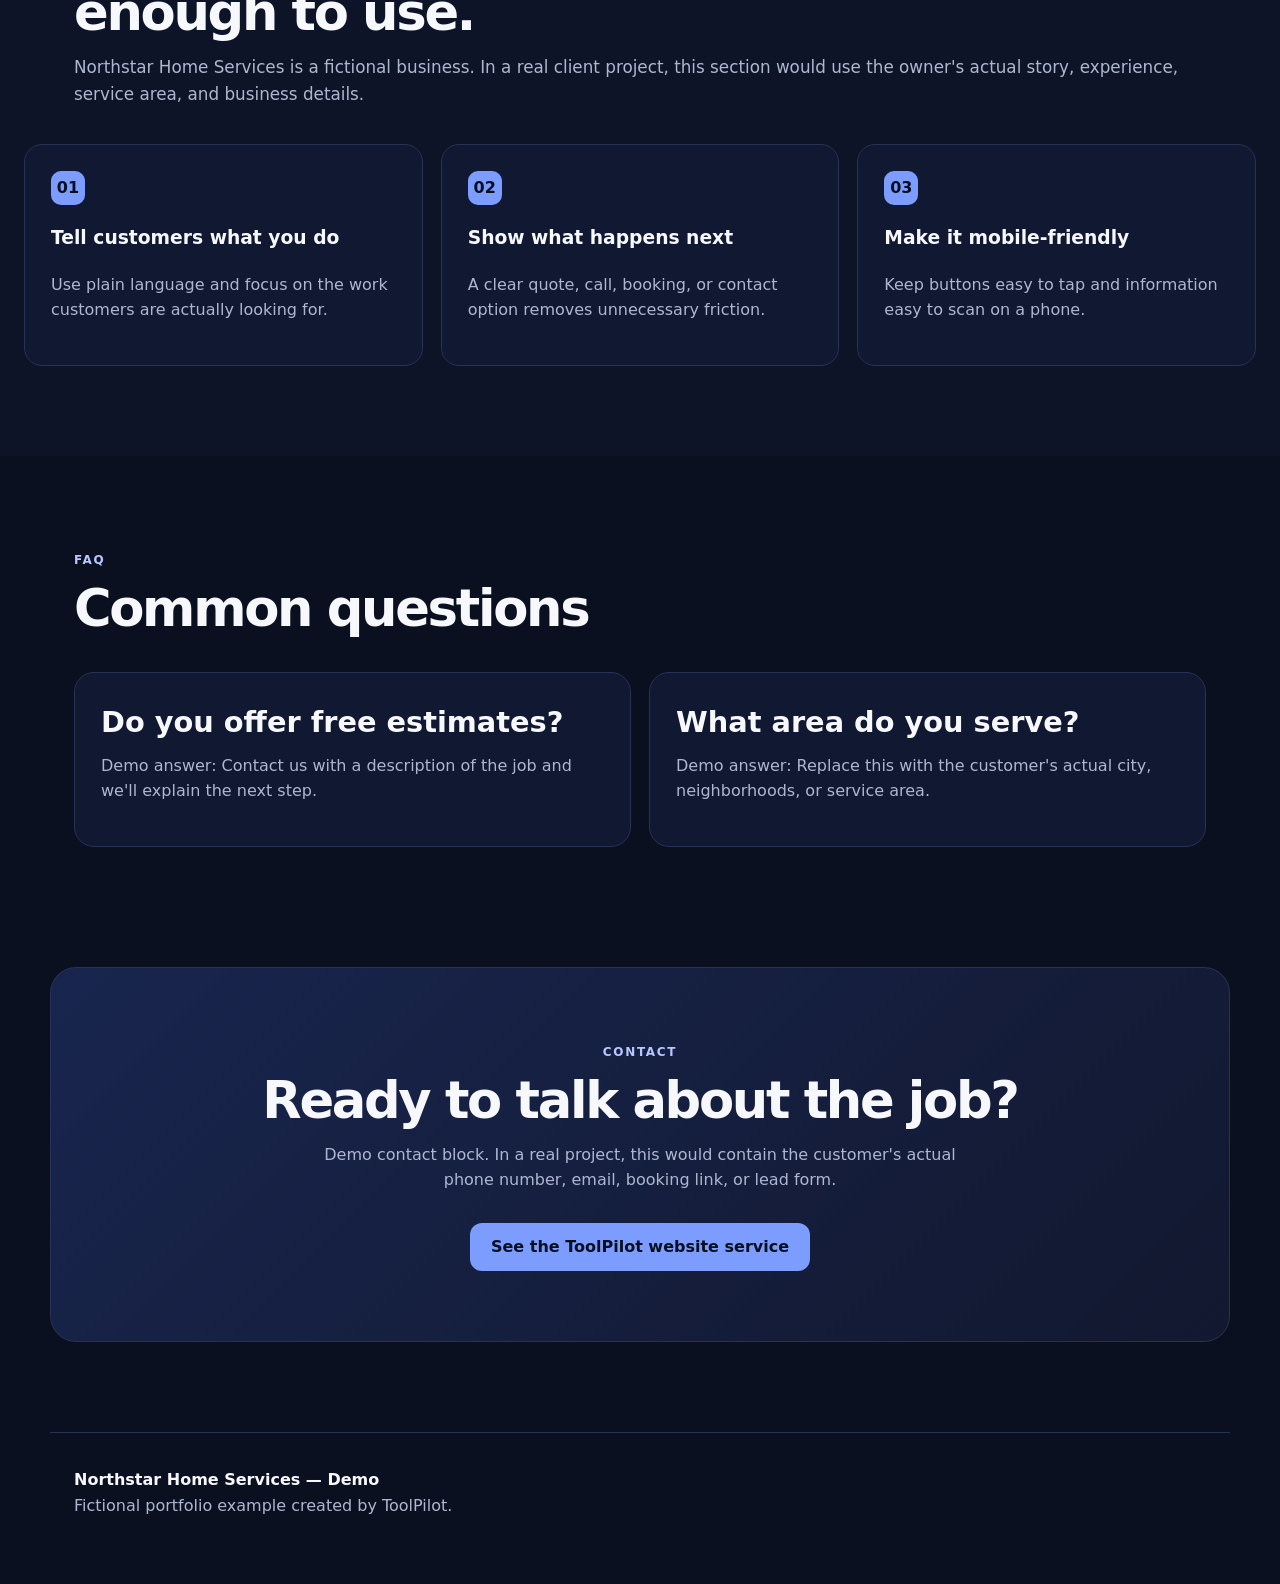
<file: sample-business.html>
<!doctype html>
<html lang="en">
<head>
  <meta charset="utf-8" />
  <meta name="viewport" content="width=device-width, initial-scale=1" />
  <meta name="description" content="Demo website created by ToolPilot for portfolio purposes." />
  <title>Northstar Home Services — Demo Website</title>
  <link rel="stylesheet" href="styles.css" />
</head>
<body>
  <div class="demo-banner">DEMO WEBSITE — Northstar Home Services is a fictional business used for portfolio demonstration.</div>

  <header class="site-header">
    <a class="brand" href="services.html">ToolPilot Demo</a>
    <nav>
      <a href="#services">Services</a>
      <a href="#about">About</a>
      <a href="#faq">FAQ</a>
      <a href="#contact">Contact</a>
    </nav>
  </header>

  <main>
    <section class="hero demo-hero">
      <div class="hero-copy">
        <span class="eyebrow">Reliable help for your home</span>
        <h1>Home services without the runaround.</h1>
        <p class="lead">Northstar Home Services is a fictional example of the kind of clean, simple website ToolPilot can create for a local business.</p>
        <div class="hero-actions">
          <a class="button primary" href="#contact">Request a quote</a>
          <a class="button secondary" href="#services">View services</a>
        </div>
        <p class="disclosure">Demo content only. Replace business name, services, contact details, photos, and service area with the real customer's information.</p>
      </div>
      <div class="hero-card">
        <div class="mini-label">Demo business</div>
        <h2>Northstar Home Services</h2>
        <p>General home maintenance and small repair services for homeowners.</p>
        <div class="mini-result">
          <span>Service area</span>
          <strong>Your City</strong>
        </div>
      </div>
    </section>

    <section class="section" id="services">
      <div class="section-heading">
        <span class="eyebrow">Services</span>
        <h2>Clear services. Clear next step.</h2>
        <p>A service business website should make it obvious what the business does and how a customer can get started.</p>
      </div>
      <div class="goal-grid">
        <article class="goal-card"><span class="icon">🔧</span><strong>Small repairs</strong><span>Fixtures, doors, hardware, and general household fixes.</span></article>
        <article class="goal-card"><span class="icon">🧰</span><strong>Maintenance</strong><span>Routine upkeep and practical jobs around the home.</span></article>
        <article class="goal-card"><span class="icon">🪚</span><strong>Installations</strong><span>Simple home installations and replacement projects.</span></article>
        <article class="goal-card"><span class="icon">📋</span><strong>Quote requests</strong><span>Tell us about the job and we'll discuss the next step.</span></article>
      </div>
    </section>

    <section class="section muted-section" id="about">
      <div class="section-heading">
        <span class="eyebrow">About</span>
        <h2>Professional enough to build trust. Simple enough to use.</h2>
        <p>Northstar Home Services is a fictional business. In a real client project, this section would use the owner's actual story, experience, service area, and business details.</p>
      </div>
      <div class="steps">
        <div><span>01</span><h3>Tell customers what you do</h3><p>Use plain language and focus on the work customers are actually looking for.</p></div>
        <div><span>02</span><h3>Show what happens next</h3><p>A clear quote, call, booking, or contact option removes unnecessary friction.</p></div>
        <div><span>03</span><h3>Make it mobile-friendly</h3><p>Keep buttons easy to tap and information easy to scan on a phone.</p></div>
      </div>
    </section>

    <section class="section" id="faq">
      <div class="section-heading">
        <span class="eyebrow">FAQ</span>
        <h2>Common questions</h2>
      </div>
      <div class="tool-grid two-col">
        <article class="tool-card"><h3>Do you offer free estimates?</h3><p class="tool-subtitle">Demo answer: Contact us with a description of the job and we'll explain the next step.</p></article>
        <article class="tool-card"><h3>What area do you serve?</h3><p class="tool-subtitle">Demo answer: Replace this with the customer's actual city, neighborhoods, or service area.</p></article>
      </div>
    </section>

    <section class="cta" id="contact">
      <span class="eyebrow">Contact</span>
      <h2>Ready to talk about the job?</h2>
      <p>Demo contact block. In a real project, this would contain the customer's actual phone number, email, booking link, or lead form.</p>
      <a class="button primary" href="services.html">See the ToolPilot website service</a>
    </section>
  </main>

  <footer>
    <strong>Northstar Home Services — Demo</strong>
    <p>Fictional portfolio example created by ToolPilot.</p>
  </footer>
</body>
</html>
</file>
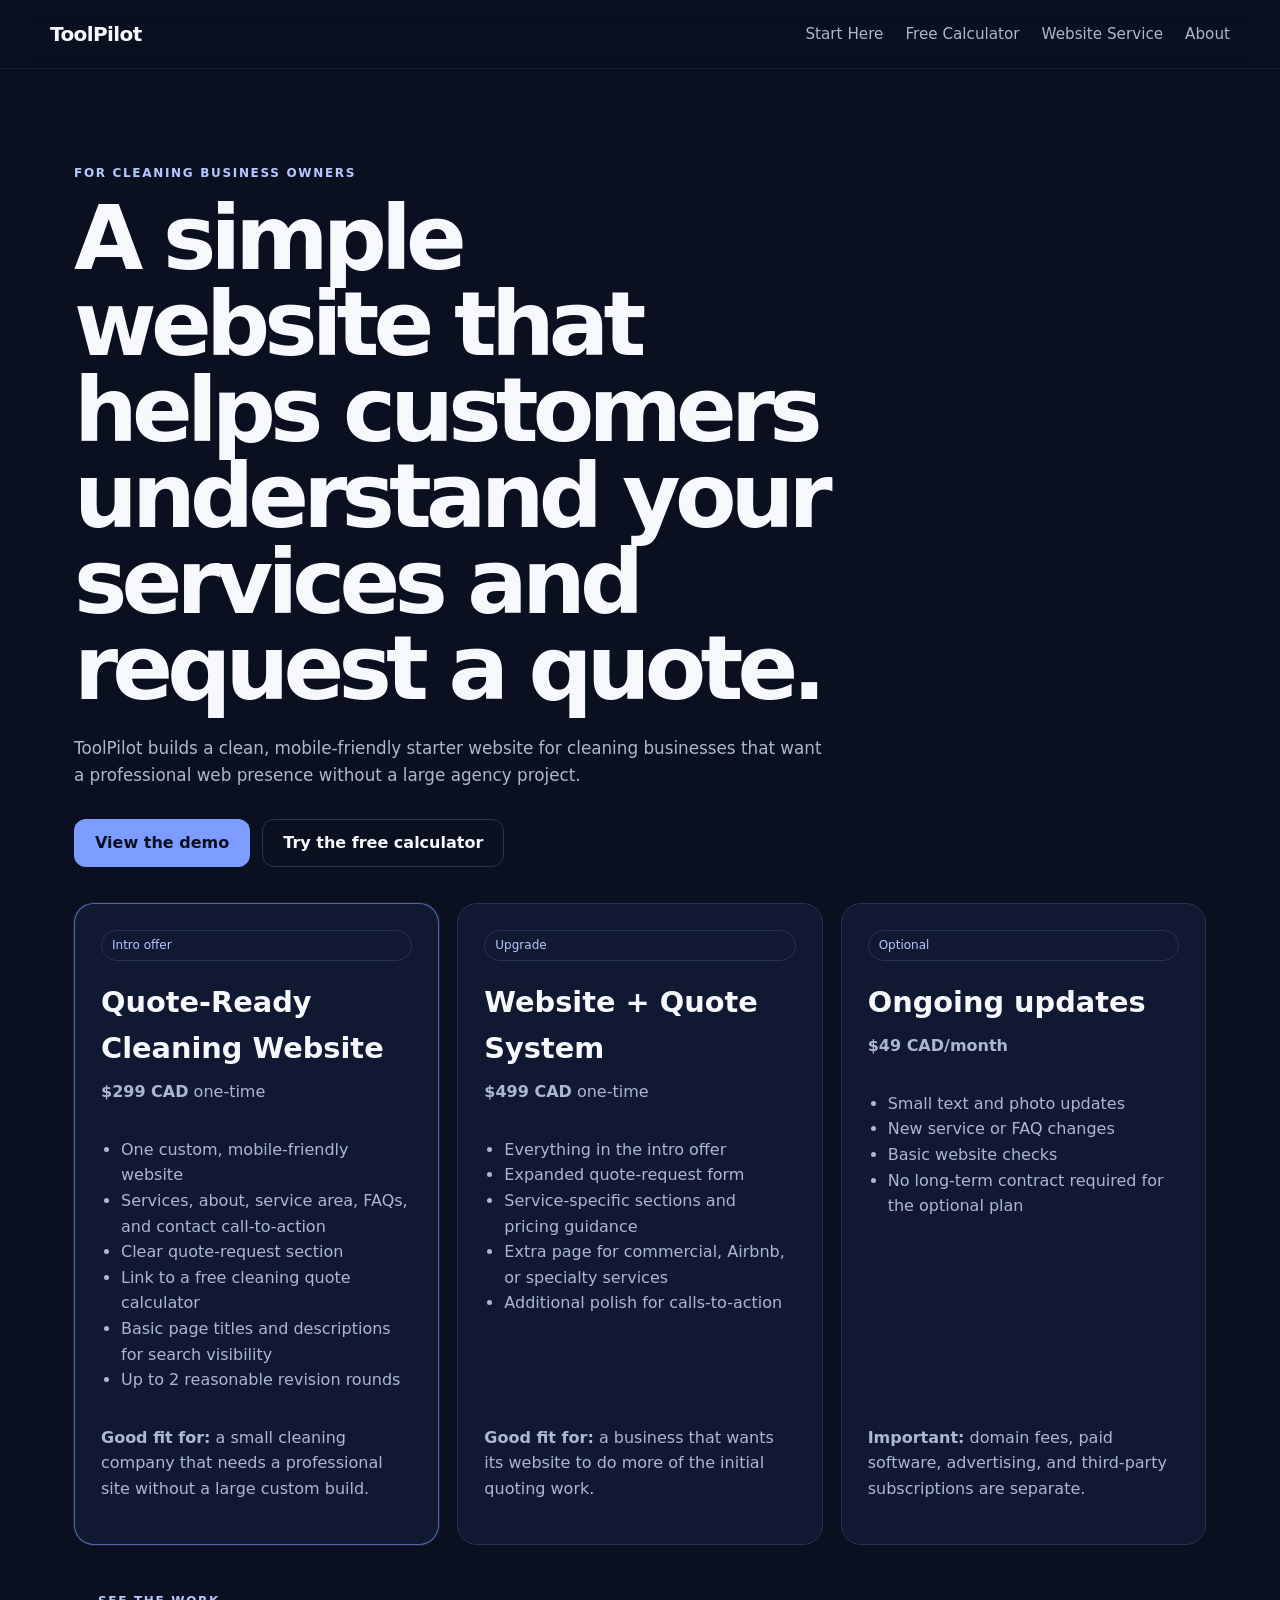
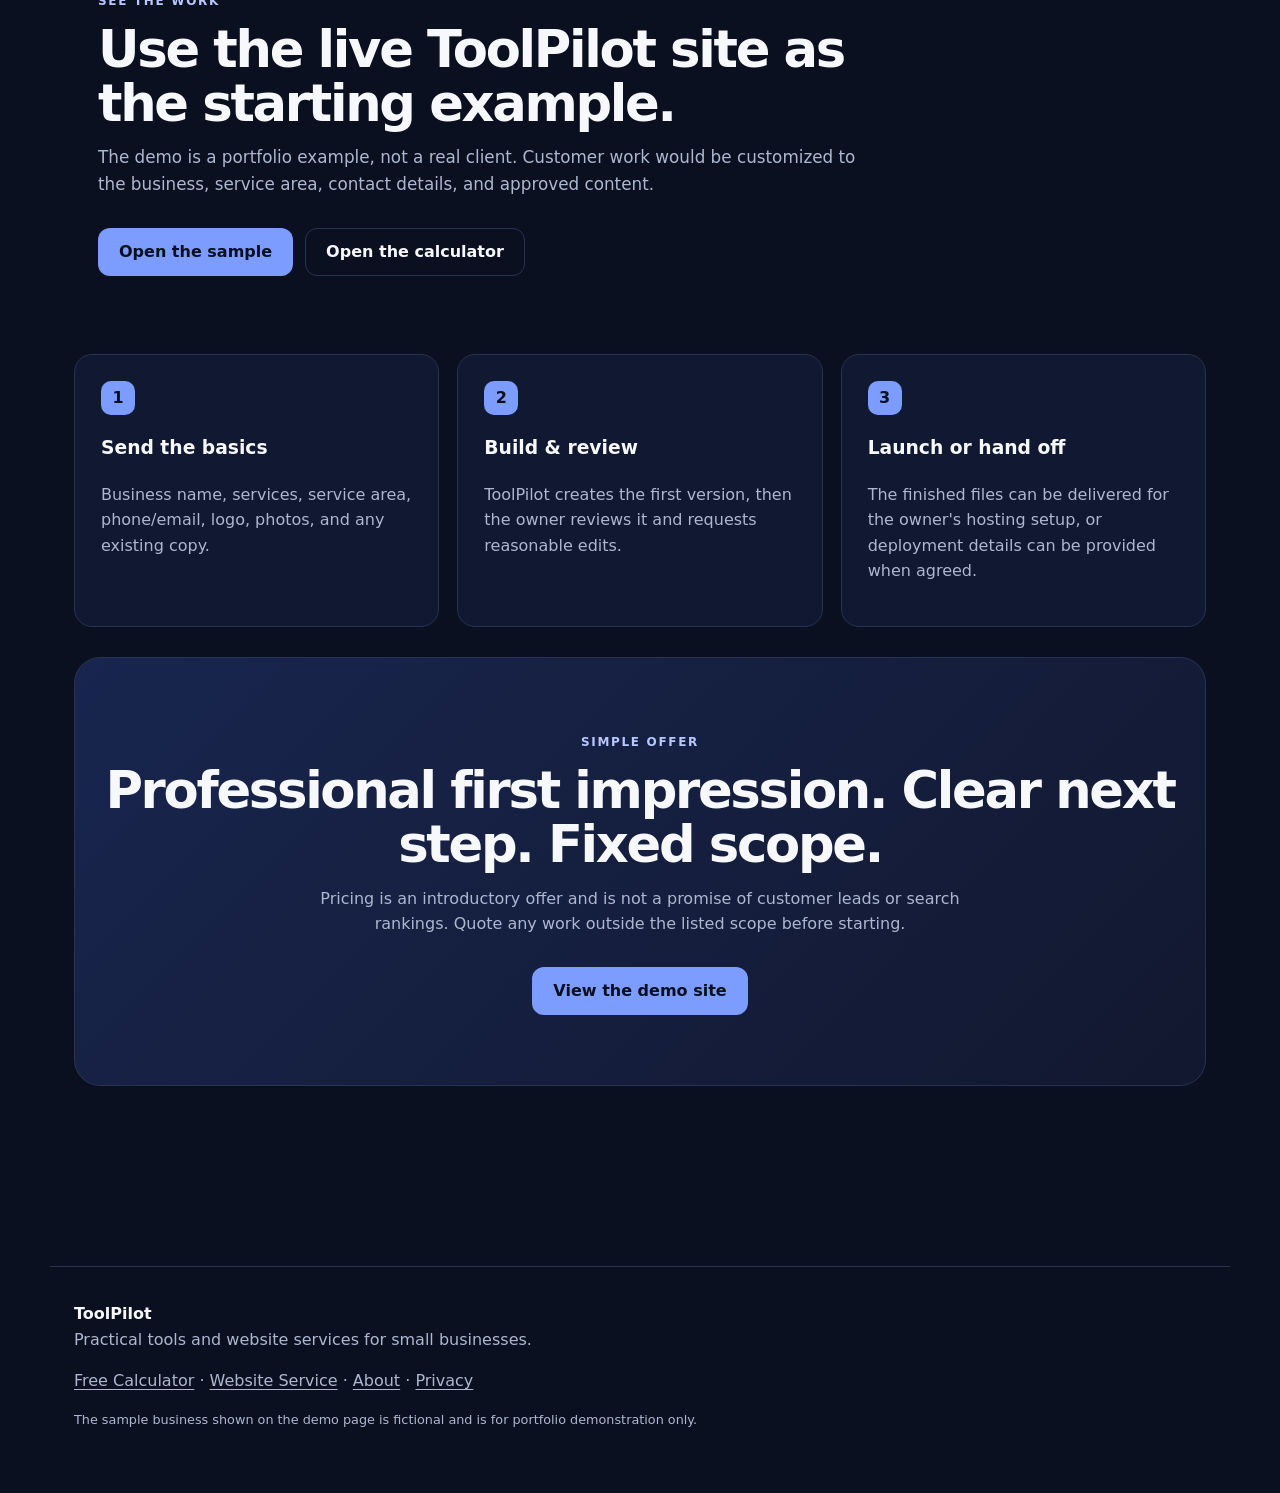
<file: services.html>
<!doctype html>
<html lang="en">
<head>
  <meta charset="utf-8" />
  <meta name="viewport" content="width=device-width, initial-scale=1" />
  <meta name="description" content="ToolPilot builds simple, quote-ready websites for local cleaning businesses." />
  <title>ToolPilot — Cleaning Business Websites</title>
  <link rel="stylesheet" href="styles.css" />
</head>
<body>
  <header class="site-header">
    <a class="brand" href="index.html">ToolPilot</a>
    <nav>
      <a href="index.html#start">Start Here</a>
      <a href="cleaning-quote-calculator.html">Free Calculator</a>
      <a href="services.html">Website Service</a>
      <a href="about.html">About</a>
    </nav>
  </header>

  <main class="section page">
    <div class="section-heading">
      <span class="eyebrow">For cleaning business owners</span>
      <h1>A simple website that helps customers understand your services and request a quote.</h1>
      <p>ToolPilot builds a clean, mobile-friendly starter website for cleaning businesses that want a professional web presence without a large agency project.</p>
      <div class="hero-actions">
        <a class="button primary" href="sample-business.html">View the demo</a>
        <a class="button secondary" href="cleaning-quote-calculator.html">Try the free calculator</a>
      </div>
    </div>

    <section class="tool-grid" id="packages">
      <article class="tool-card featured">
        <div class="tag">Intro offer</div>
        <h3>Quote-Ready Cleaning Website</h3>
        <p class="tool-subtitle"><strong>$299 CAD</strong> one-time</p>
        <ul>
          <li>One custom, mobile-friendly website</li>
          <li>Services, about, service area, FAQs, and contact call-to-action</li>
          <li>Clear quote-request section</li>
          <li>Link to a free cleaning quote calculator</li>
          <li>Basic page titles and descriptions for search visibility</li>
          <li>Up to 2 reasonable revision rounds</li>
        </ul>
        <p class="best-for"><strong>Good fit for:</strong> a small cleaning company that needs a professional site without a large custom build.</p>
      </article>

      <article class="tool-card">
        <div class="tag">Upgrade</div>
        <h3>Website + Quote System</h3>
        <p class="tool-subtitle"><strong>$499 CAD</strong> one-time</p>
        <ul>
          <li>Everything in the intro offer</li>
          <li>Expanded quote-request form</li>
          <li>Service-specific sections and pricing guidance</li>
          <li>Extra page for commercial, Airbnb, or specialty services</li>
          <li>Additional polish for calls-to-action</li>
        </ul>
        <p class="best-for"><strong>Good fit for:</strong> a business that wants its website to do more of the initial quoting work.</p>
      </article>

      <article class="tool-card">
        <div class="tag">Optional</div>
        <h3>Ongoing updates</h3>
        <p class="tool-subtitle"><strong>$49 CAD/month</strong></p>
        <ul>
          <li>Small text and photo updates</li>
          <li>New service or FAQ changes</li>
          <li>Basic website checks</li>
          <li>No long-term contract required for the optional plan</li>
        </ul>
        <p class="best-for"><strong>Important:</strong> domain fees, paid software, advertising, and third-party subscriptions are separate.</p>
      </article>
    </section>

    <section class="section compact">
      <div class="section-heading">
        <span class="eyebrow">See the work</span>
        <h2>Use the live ToolPilot site as the starting example.</h2>
        <p>The demo is a portfolio example, not a real client. Customer work would be customized to the business, service area, contact details, and approved content.</p>
        <div class="hero-actions">
          <a class="button primary" href="sample-business.html">Open the sample</a>
          <a class="button secondary" href="cleaning-quote-calculator.html">Open the calculator</a>
        </div>
      </div>
    </section>

    <section class="steps">
      <div><span>1</span><h3>Send the basics</h3><p>Business name, services, service area, phone/email, logo, photos, and any existing copy.</p></div>
      <div><span>2</span><h3>Build & review</h3><p>ToolPilot creates the first version, then the owner reviews it and requests reasonable edits.</p></div>
      <div><span>3</span><h3>Launch or hand off</h3><p>The finished files can be delivered for the owner's hosting setup, or deployment details can be provided when agreed.</p></div>
    </section>

    <section class="cta" id="request">
      <span class="eyebrow">Simple offer</span>
      <h2>Professional first impression. Clear next step. Fixed scope.</h2>
      <p>Pricing is an introductory offer and is not a promise of customer leads or search rankings. Quote any work outside the listed scope before starting.</p>
      <a class="button primary" href="sample-business.html">View the demo site</a>
    </section>
  </main>

  <footer>
    <strong>ToolPilot</strong>
    <p>Practical tools and website services for small businesses.</p>
    <p class="footer-links"><a href="cleaning-quote-calculator.html">Free Calculator</a> · <a href="services.html">Website Service</a> · <a href="about.html">About</a> · <a href="privacy.html">Privacy</a></p>
    <p class="footer-note">The sample business shown on the demo page is fictional and is for portfolio demonstration only.</p>
  </footer>
</body>
</html>
</file>
<file: styles.css>
:root{
  --bg:#0b1020;--panel:#111831;--panel2:#161f3d;--text:#f7f8fc;--muted:#aeb7d0;
  --line:#283252;--accent:#7c9cff;--accent2:#b8c7ff;--white:#fff;--shadow:0 20px 60px rgba(0,0,0,.28);
}
*{box-sizing:border-box}html{scroll-behavior:smooth}body{margin:0;font-family:Inter,ui-sans-serif,system-ui,-apple-system,BlinkMacSystemFont,"Segoe UI",sans-serif;background:var(--bg);color:var(--text);line-height:1.6}
a{color:inherit;text-decoration:none}button{font:inherit}.site-header{position:sticky;top:0;z-index:20;display:flex;justify-content:space-between;align-items:center;padding:18px max(24px,calc((100vw - 1180px)/2));background:rgba(11,16,32,.88);backdrop-filter:blur(14px);border-bottom:1px solid rgba(255,255,255,.06)}
.brand{font-weight:900;font-size:1.25rem;letter-spacing:-.03em}.site-header nav{display:flex;gap:22px}.site-header nav a{color:var(--muted);font-size:.95rem}.site-header nav a:hover{color:var(--white)}
.hero,.section,.cta,footer{max-width:1180px;margin:0 auto;padding-left:24px;padding-right:24px}.hero{min-height:76vh;display:grid;grid-template-columns:1.4fr .8fr;gap:48px;align-items:center;padding-top:76px;padding-bottom:76px}
.eyebrow{display:inline-block;text-transform:uppercase;letter-spacing:.14em;font-size:.75rem;font-weight:800;color:var(--accent2);margin-bottom:12px}
h1,h2,h3,p{margin-top:0}h1{font-size:clamp(3rem,7vw,6.3rem);line-height:.96;letter-spacing:-.065em;max-width:900px;margin-bottom:24px}h2{font-size:clamp(2rem,4vw,3.4rem);line-height:1.05;letter-spacing:-.045em;margin-bottom:14px}.lead{font-size:1.2rem;color:var(--muted);max-width:720px}
.hero-actions{display:flex;gap:12px;flex-wrap:wrap;margin:30px 0 22px}.button{display:inline-flex;justify-content:center;align-items:center;min-height:48px;padding:0 20px;border-radius:12px;font-weight:800;transition:.2s ease;border:1px solid transparent}.button:hover{transform:translateY(-1px)}.primary{background:var(--accent);color:#081020}.secondary{background:transparent;border-color:var(--line);color:var(--text)}.full{width:100%;margin-top:12px}
.disclosure{color:#8994b3;font-size:.82rem;max-width:750px}.hero-card{background:linear-gradient(180deg,var(--panel2),var(--panel));border:1px solid var(--line);border-radius:24px;padding:30px;box-shadow:var(--shadow)}.mini-label,.tag{display:inline-block;border:1px solid var(--line);border-radius:999px;padding:5px 10px;font-size:.75rem;color:var(--accent2);margin-bottom:18px}.hero-card h2{font-size:2rem}.hero-card p{color:var(--muted)}.mini-result{margin-top:28px;padding:18px;border-radius:16px;background:rgba(255,255,255,.04);display:flex;justify-content:space-between;gap:16px}.mini-result span{color:var(--muted)}
.section{padding-top:90px;padding-bottom:90px}.section-heading{max-width:760px;margin-bottom:36px}.section-heading p{color:var(--muted);font-size:1.05rem}.muted-section{max-width:none;background:#0e1428}.muted-section>.section-heading,.muted-section>.tool-grid{max-width:1132px;margin-left:auto;margin-right:auto}
.goal-grid{display:grid;grid-template-columns:repeat(4,1fr);gap:14px}.goal-card{text-align:left;background:var(--panel);color:var(--text);border:1px solid var(--line);border-radius:18px;padding:22px;cursor:pointer;min-height:170px;transition:.2s ease}.goal-card:hover,.goal-card.active{border-color:var(--accent);transform:translateY(-2px)}.goal-card .icon{display:block;font-size:1.5rem;margin-bottom:24px}.goal-card strong,.goal-card>span:last-child{display:block}.goal-card>span:last-child{color:var(--muted);font-size:.9rem;margin-top:5px}.recommendation{margin-top:20px;background:rgba(124,156,255,.08);border:1px solid rgba(124,156,255,.35);padding:20px 22px;border-radius:16px}.recommendation p{margin:0;color:var(--muted)}.recommendation strong{color:var(--text)}
.tool-grid{display:grid;grid-template-columns:repeat(3,1fr);gap:18px}.tool-card{background:var(--panel);border:1px solid var(--line);border-radius:20px;padding:26px;display:flex;flex-direction:column}.tool-card.featured{border-color:rgba(124,156,255,.6);box-shadow:0 0 0 1px rgba(124,156,255,.12)}.tool-card h3{font-size:1.8rem;margin-bottom:8px}.tool-subtitle,.tool-card li,.best-for,.tool-card small{color:var(--muted)}.tool-card ul{padding-left:20px}.best-for{margin-top:auto;padding-top:16px}.tool-card small{display:block;margin-top:10px;font-size:.75rem}
.steps{display:grid;grid-template-columns:repeat(3,1fr);gap:18px}.steps>div{padding:26px;border:1px solid var(--line);border-radius:18px;background:var(--panel)}.steps span{display:inline-grid;place-items:center;width:34px;height:34px;border-radius:10px;background:var(--accent);color:#081020;font-weight:900;margin-bottom:18px}.steps p{color:var(--muted)}
.cta{margin-top:30px;margin-bottom:90px;text-align:center;background:linear-gradient(135deg,#18254e,#12182f);border:1px solid var(--line);border-radius:26px;padding-top:70px;padding-bottom:70px}.cta p{color:var(--muted);max-width:650px;margin-left:auto;margin-right:auto}.cta .button{margin-top:14px}
footer{border-top:1px solid var(--line);padding-top:34px;padding-bottom:50px;color:var(--muted)}footer strong{color:var(--text)}.footer-note{font-size:.8rem;max-width:760px}
@media(max-width:900px){.hero{grid-template-columns:1fr;min-height:auto}.goal-grid{grid-template-columns:repeat(2,1fr)}.tool-grid,.steps{grid-template-columns:1fr}.site-header nav{display:none}}
@media(max-width:560px){h1{font-size:3.1rem}.hero{padding-top:52px}.goal-grid{grid-template-columns:1fr}.hero-actions{flex-direction:column}.button{width:100%}}
.page{max-width:1180px}.page h1{max-width:900px}.compact{padding-top:42px;padding-bottom:42px}.footer-links a{text-decoration:underline;text-underline-offset:3px}.footer-links{margin:.4rem 0 1rem}

.demo-banner{padding:10px 18px;text-align:center;background:#f2f5ff;color:#16224b;font-size:.78rem;font-weight:800;letter-spacing:.04em;border-bottom:1px solid var(--line)}
.demo-hero{padding-top:64px}
.two-col{grid-template-columns:repeat(2,1fr)}
@media(max-width:900px){.two-col{grid-template-columns:1fr}}

.price-badge{display:inline-flex;align-items:center;min-height:48px;padding:0 16px;border:1px solid var(--line);border-radius:12px;background:var(--panel);font-weight:800}.price-line{font-size:2.2rem;font-weight:900;letter-spacing:-.04em;margin:10px 0 6px}.small-note{color:var(--muted);font-size:.85rem;max-width:680px;margin:0 auto 18px}
</file>
